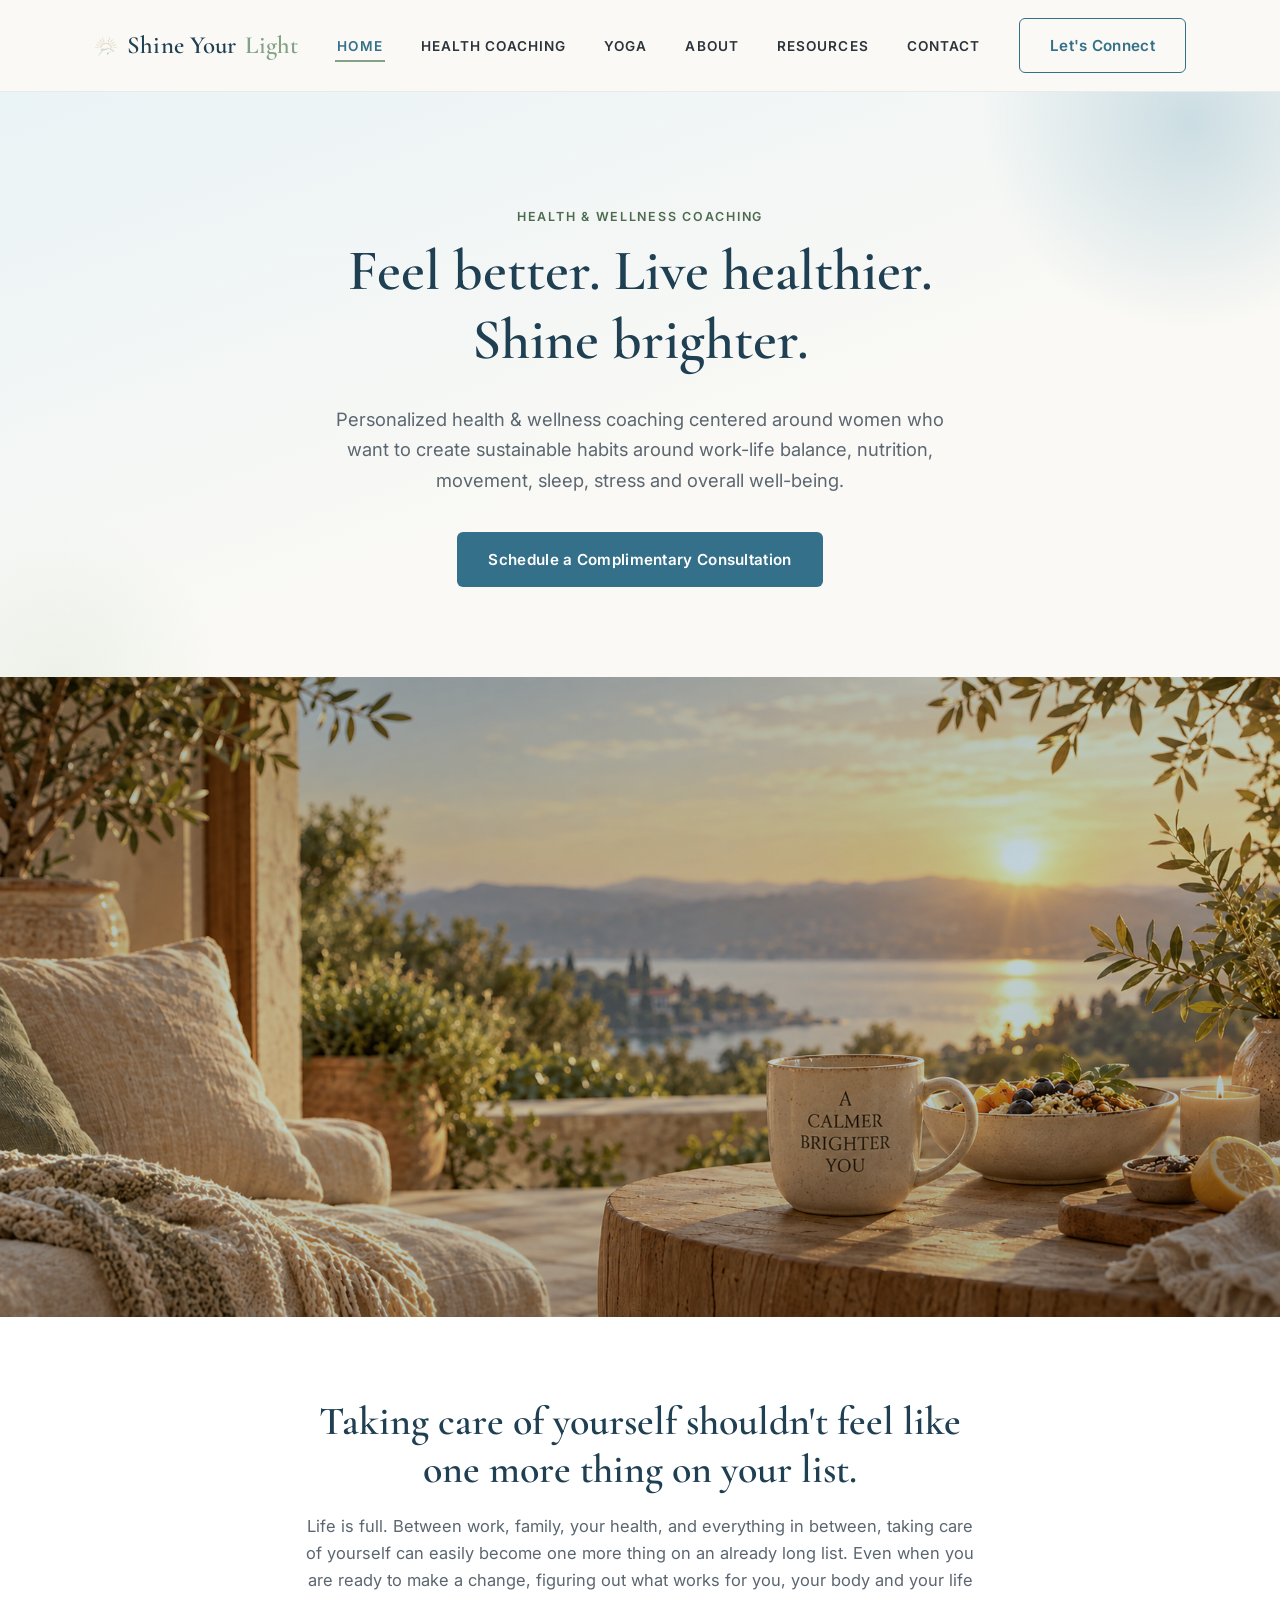
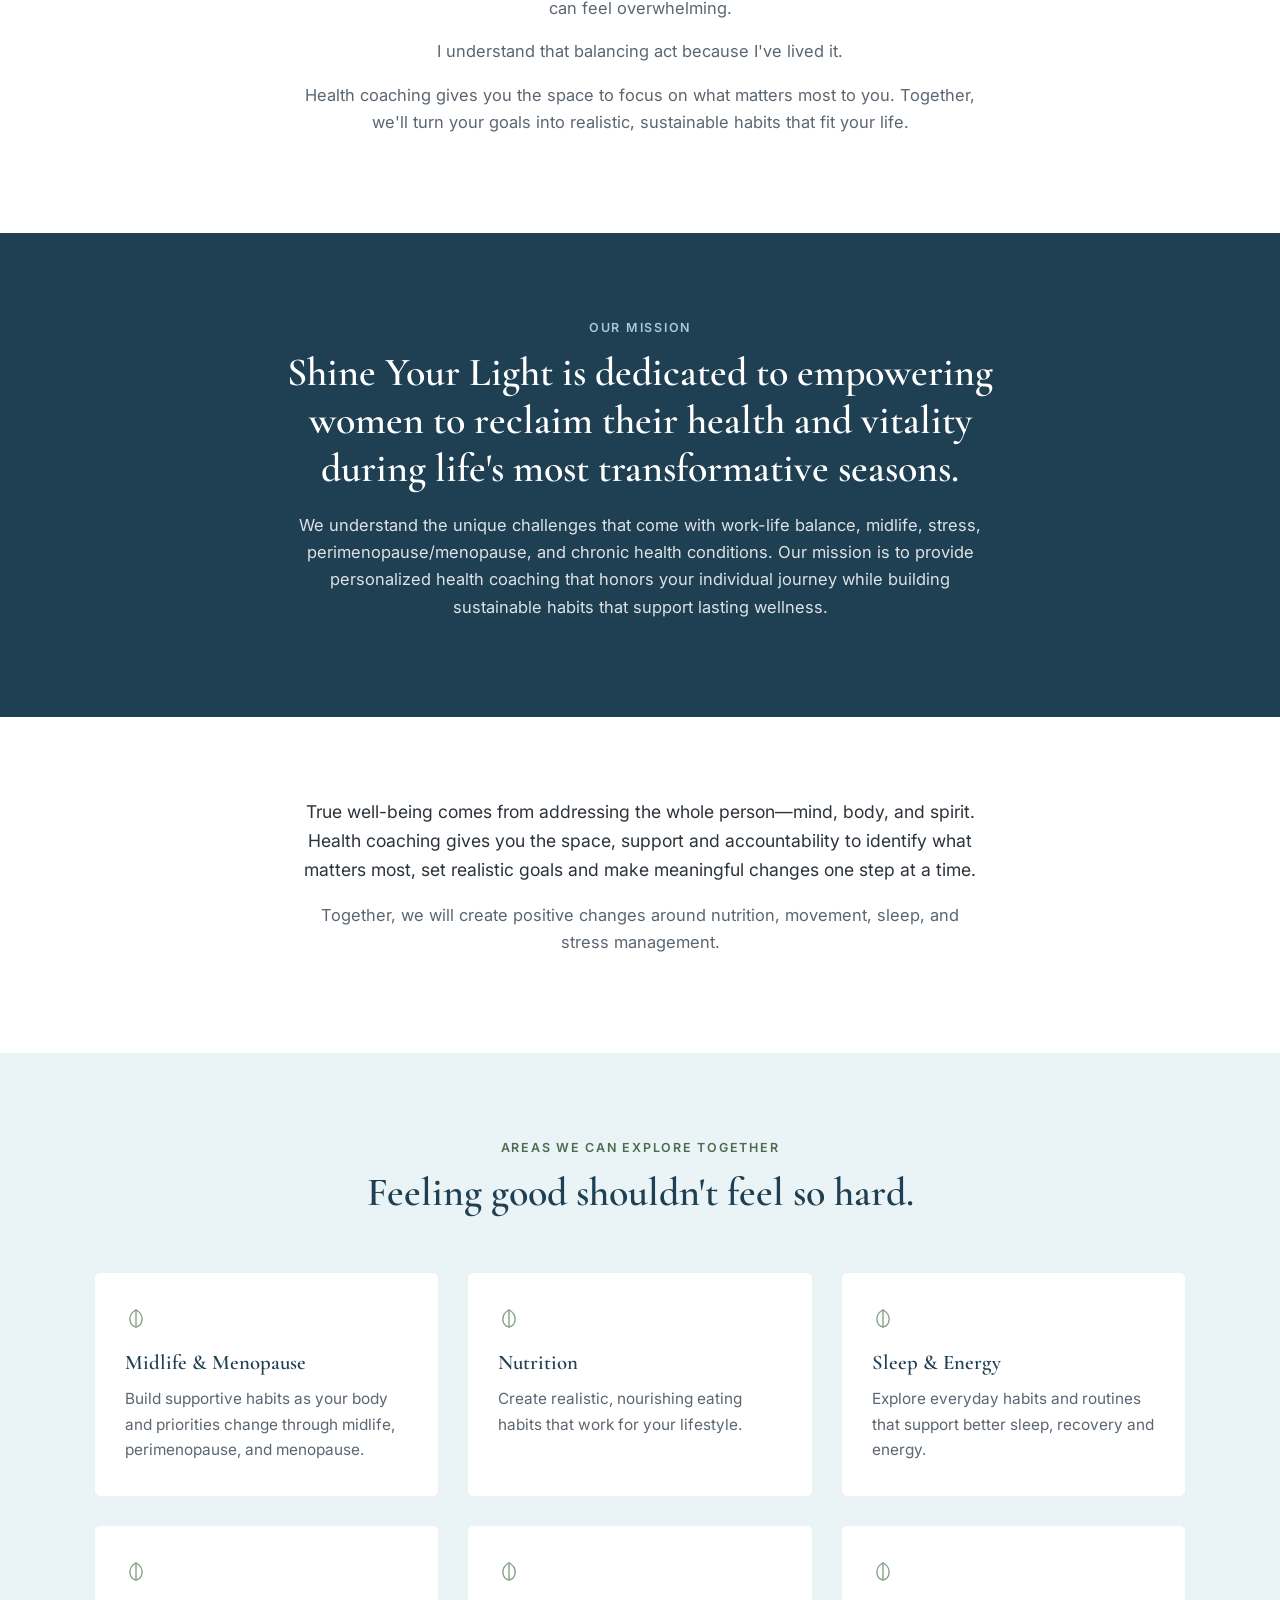
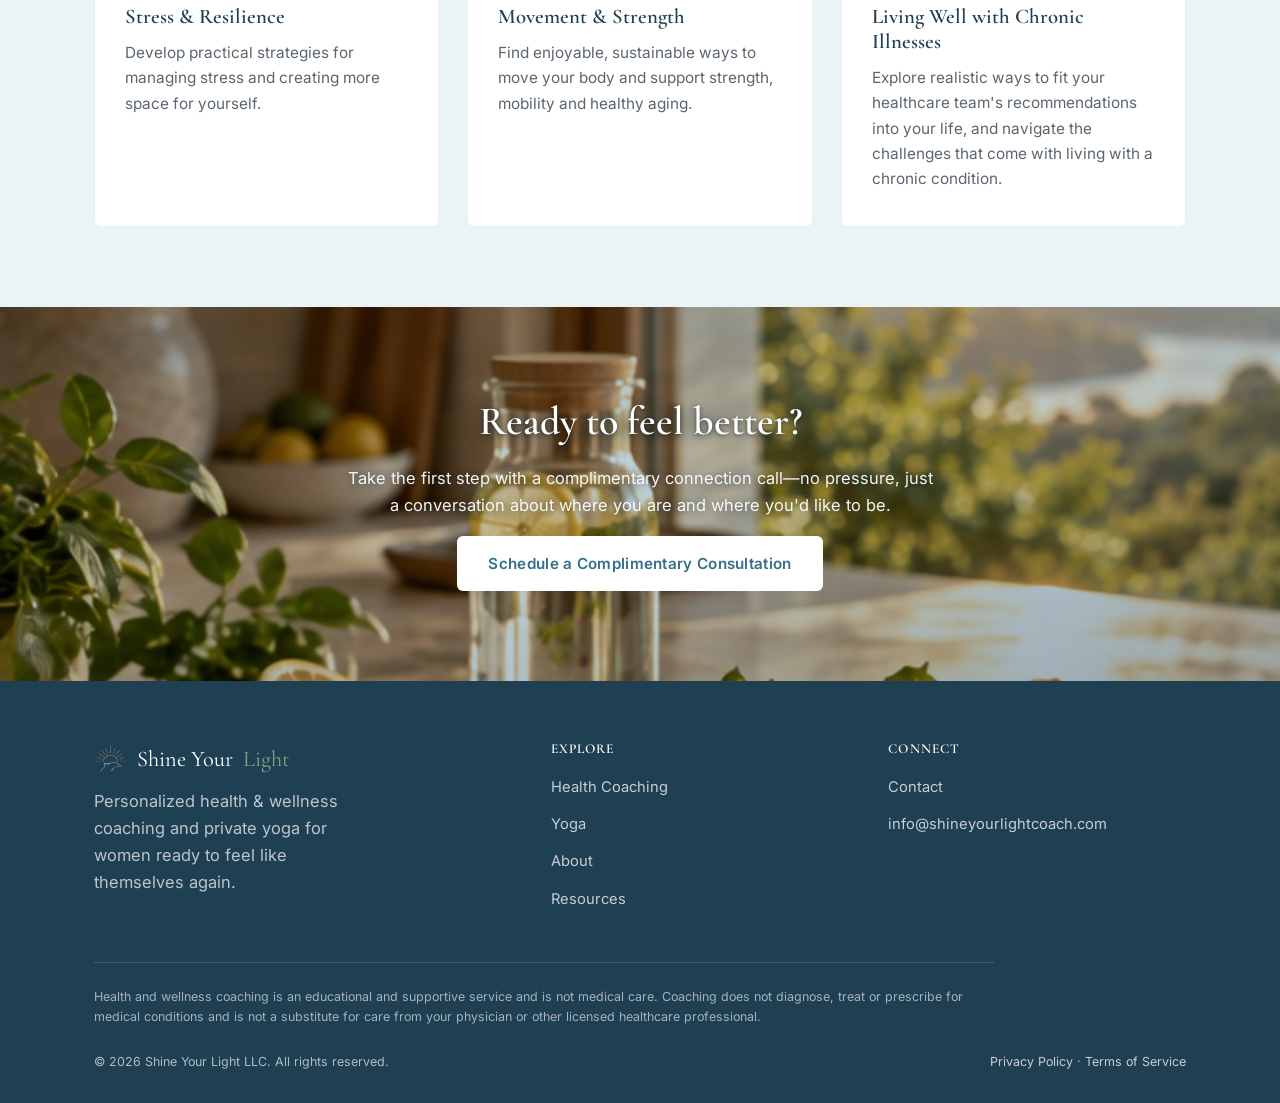
<file: index.html>
<!DOCTYPE html>
<html lang="en">
<head>
<meta charset="UTF-8" />
<meta name="viewport" content="width=device-width, initial-scale=1.0" />
<title>Shine Your Light | Health &amp; Wellness Coaching</title>
<link rel="icon" type="image/png" href="images/favicon.png">
<link rel="apple-touch-icon" href="images/apple-touch-icon.png">
<meta name="description" content="Personalized health & wellness coaching centered around women who want to create sustainable habits around work-life balance, nutrition, movement, sleep, stress and overall well-being." />
<link rel="preconnect" href="https://fonts.googleapis.com">
<link href="https://fonts.googleapis.com/css2?family=Cormorant+Garamond:wght@500;600;700&family=Inter:wght@400;500;600;700&display=swap" rel="stylesheet">
<link rel="stylesheet" href="css/style.css?v=3">
</head>
<body>

<a href="#main" class="skip-link">Skip to main content</a>

<header class="site-header">
  <div class="nav-wrap">
    <a href="index.html" class="logo"><img src="images/logo-icon.png" alt="" class="nav-logo-icon">Shine Your <span>Light</span></a>
    <nav>
      <ul class="nav-links" id="primary-nav">
        <li><a href="index.html" class="active">Home</a></li>
        <li><a href="coaching.html">Health Coaching</a></li>
        <li><a href="yoga.html">Yoga</a></li>
        <li><a href="about.html">About</a></li>
        <li><a href="resources.html">Resources</a></li>
        <li><a href="contact.html">Contact</a></li>
      </ul>
    </nav>
    <div class="nav-cta">
      <a href="contact.html" class="btn btn-outline">Let's Connect</a>
      <button class="nav-toggle" aria-label="Toggle menu" aria-expanded="false" aria-controls="primary-nav">
        <span></span><span></span><span></span>
      </button>
    </div>
  </div>
</header>

<main id="main">

<!-- HERO -->
<section class="hero">
  <div class="hero-inner">
    <div class="eyebrow">Health &amp; Wellness Coaching</div>
    <h1>Feel better. Live healthier.<br>Shine brighter.</h1>
    <p class="lead">Personalized health &amp; wellness coaching centered around women who want to create sustainable habits around work-life balance, nutrition, movement, sleep, stress and overall well-being.</p>
    <a href="contact.html" class="btn btn-primary">Schedule a Complimentary Consultation</a>
  </div>
</section>

<section class="photo-strip" style="background-image:url('images/hero-patio-morning.png'); aspect-ratio:1774/887;" role="img" aria-label="A mug reading &quot;A Calmer Brighter You&quot; beside a nourish bowl on a sunlit patio overlooking the water at sunset">
  <div class="overlay"></div>
</section>

<!-- INTRO -->
<section class="section-alt">
  <div class="container text-center" style="max-width:720px;">
    <h2>Taking care of yourself shouldn't feel like one more thing on your list.</h2>
    <p>Life is full. Between work, family, your health, and everything in between, taking care of yourself can easily become one more thing on an already long list. Even when you are ready to make a change, figuring out what works for you, your body and your life can feel overwhelming.</p>
    <p>I understand that balancing act because I've lived it.</p>
    <p>Health coaching gives you the space to focus on what matters most to you. Together, we'll turn your goals into realistic, sustainable habits that fit your life.</p>
  </div>
</section>

<!-- MISSION -->
<section class="section-deep">
  <div class="container text-center" style="max-width:760px;">
    <div class="eyebrow" style="color:#a9c8d4;">Our Mission</div>
    <h2>Shine Your Light is dedicated to empowering women to reclaim their health and vitality during life's most transformative seasons.</h2>
    <p>We understand the unique challenges that come with work-life balance, midlife, stress, perimenopause/menopause, and chronic health conditions. Our mission is to provide personalized health coaching that honors your individual journey while building sustainable habits that support lasting wellness.</p>
  </div>
</section>

<!-- WHOLE PERSON -->
<section class="section-alt">
  <div class="container text-center" style="max-width:720px;">
    <p style="font-size:1.1rem; color:var(--charcoal);">True well-being comes from addressing the whole person&mdash;mind, body, and spirit. Health coaching gives you the space, support and accountability to identify what matters most, set realistic goals and make meaningful changes one step at a time.</p>
    <p>Together, we will create positive changes around nutrition, movement, sleep, and stress management.</p>
  </div>
</section>

<!-- AREAS -->
<section class="section-blue">
  <div class="container">
    <div class="section-head">
      <div class="eyebrow">Areas We Can Explore Together</div>
      <h2>Feeling good shouldn't feel so hard.</h2>
    </div>
    <div class="grid">
      <div class="card">
        <svg class="leaf-icon" width="22" height="22" viewBox="0 0 24 24" fill="none" stroke="#83a184" stroke-width="1.5"><path d="M12 3C7 6 4 11 6 17c1.5 4 6 5 6 5s4.5-1 6-5c2-6-1-11-6-14z"/><path d="M12 3v19"/></svg>
        <h3>Midlife &amp; Menopause</h3>
        <p>Build supportive habits as your body and priorities change through midlife, perimenopause, and menopause.</p>
      </div>
      <div class="card">
        <svg class="leaf-icon" width="22" height="22" viewBox="0 0 24 24" fill="none" stroke="#83a184" stroke-width="1.5"><path d="M12 3C7 6 4 11 6 17c1.5 4 6 5 6 5s4.5-1 6-5c2-6-1-11-6-14z"/><path d="M12 3v19"/></svg>
        <h3>Nutrition</h3>
        <p>Create realistic, nourishing eating habits that work for your lifestyle.</p>
      </div>
      <div class="card">
        <svg class="leaf-icon" width="22" height="22" viewBox="0 0 24 24" fill="none" stroke="#83a184" stroke-width="1.5"><path d="M12 3C7 6 4 11 6 17c1.5 4 6 5 6 5s4.5-1 6-5c2-6-1-11-6-14z"/><path d="M12 3v19"/></svg>
        <h3>Sleep &amp; Energy</h3>
        <p>Explore everyday habits and routines that support better sleep, recovery and energy.</p>
      </div>
      <div class="card">
        <svg class="leaf-icon" width="22" height="22" viewBox="0 0 24 24" fill="none" stroke="#83a184" stroke-width="1.5"><path d="M12 3C7 6 4 11 6 17c1.5 4 6 5 6 5s4.5-1 6-5c2-6-1-11-6-14z"/><path d="M12 3v19"/></svg>
        <h3>Stress &amp; Resilience</h3>
        <p>Develop practical strategies for managing stress and creating more space for yourself.</p>
      </div>
      <div class="card">
        <svg class="leaf-icon" width="22" height="22" viewBox="0 0 24 24" fill="none" stroke="#83a184" stroke-width="1.5"><path d="M12 3C7 6 4 11 6 17c1.5 4 6 5 6 5s4.5-1 6-5c2-6-1-11-6-14z"/><path d="M12 3v19"/></svg>
        <h3>Movement &amp; Strength</h3>
        <p>Find enjoyable, sustainable ways to move your body and support strength, mobility and healthy aging.</p>
      </div>
      <div class="card">
        <svg class="leaf-icon" width="22" height="22" viewBox="0 0 24 24" fill="none" stroke="#83a184" stroke-width="1.5"><path d="M12 3C7 6 4 11 6 17c1.5 4 6 5 6 5s4.5-1 6-5c2-6-1-11-6-14z"/><path d="M12 3v19"/></svg>
        <h3>Living Well with Chronic Illnesses</h3>
        <p>Explore realistic ways to fit your healthcare team's recommendations into your life, and navigate the challenges that come with living with a chronic condition.</p>
      </div>
    </div>
  </div>
</section>

<!-- FINAL CTA -->
<section class="section-photo text-center" style="background-image:url('images/nourish-bowl.png'); padding:90px 0;">
  <div class="overlay"></div>
  <div class="container" style="max-width:640px;">
    <h2>Ready to feel better?</h2>
    <p>Take the first step with a complimentary connection call&mdash;no pressure, just a conversation about where you are and where you'd like to be.</p>
    <a href="contact.html" class="btn btn-light">Schedule a Complimentary Consultation</a>
  </div>
</section>

</main>

<footer class="site-footer">
  <div class="container">
    <div class="footer-grid">
      <div>
        <div class="footer-logo"><img src="images/logo-icon.png" alt="" class="footer-logo-icon">Shine Your <span>Light</span></div>
        <p style="color:rgba(255,255,255,0.7); max-width:280px;">Personalized health &amp; wellness coaching and private yoga for women ready to feel like themselves again.</p>
      </div>
      <div>
        <h4>Explore</h4>
        <ul>
          <li><a href="coaching.html">Health Coaching</a></li>
          <li><a href="yoga.html">Yoga</a></li>
          <li><a href="about.html">About</a></li>
          <li><a href="resources.html">Resources</a></li>
        </ul>
      </div>
      <div>
        <h4>Connect</h4>
        <ul>
          <li><a href="contact.html">Contact</a></li>
          <li><a href="mailto:info@shineyourlightcoach.com">info@shineyourlightcoach.com</a></li>
        </ul>
      </div>
    </div>
    <p class="footer-scope">Health and wellness coaching is an educational and supportive service and is not medical care. Coaching does not diagnose, treat or prescribe for medical conditions and is not a substitute for care from your physician or other licensed healthcare professional.</p>
    <div class="footer-bottom">
      <span>&copy; 2026 Shine Your Light LLC. All rights reserved.</span>
      <span><a href="privacy.html">Privacy Policy</a> &middot; <a href="terms.html">Terms of Service</a></span>
    </div>
  </div>
</footer>

<script src="js/script.js"></script>
</body>
</html>
</file>
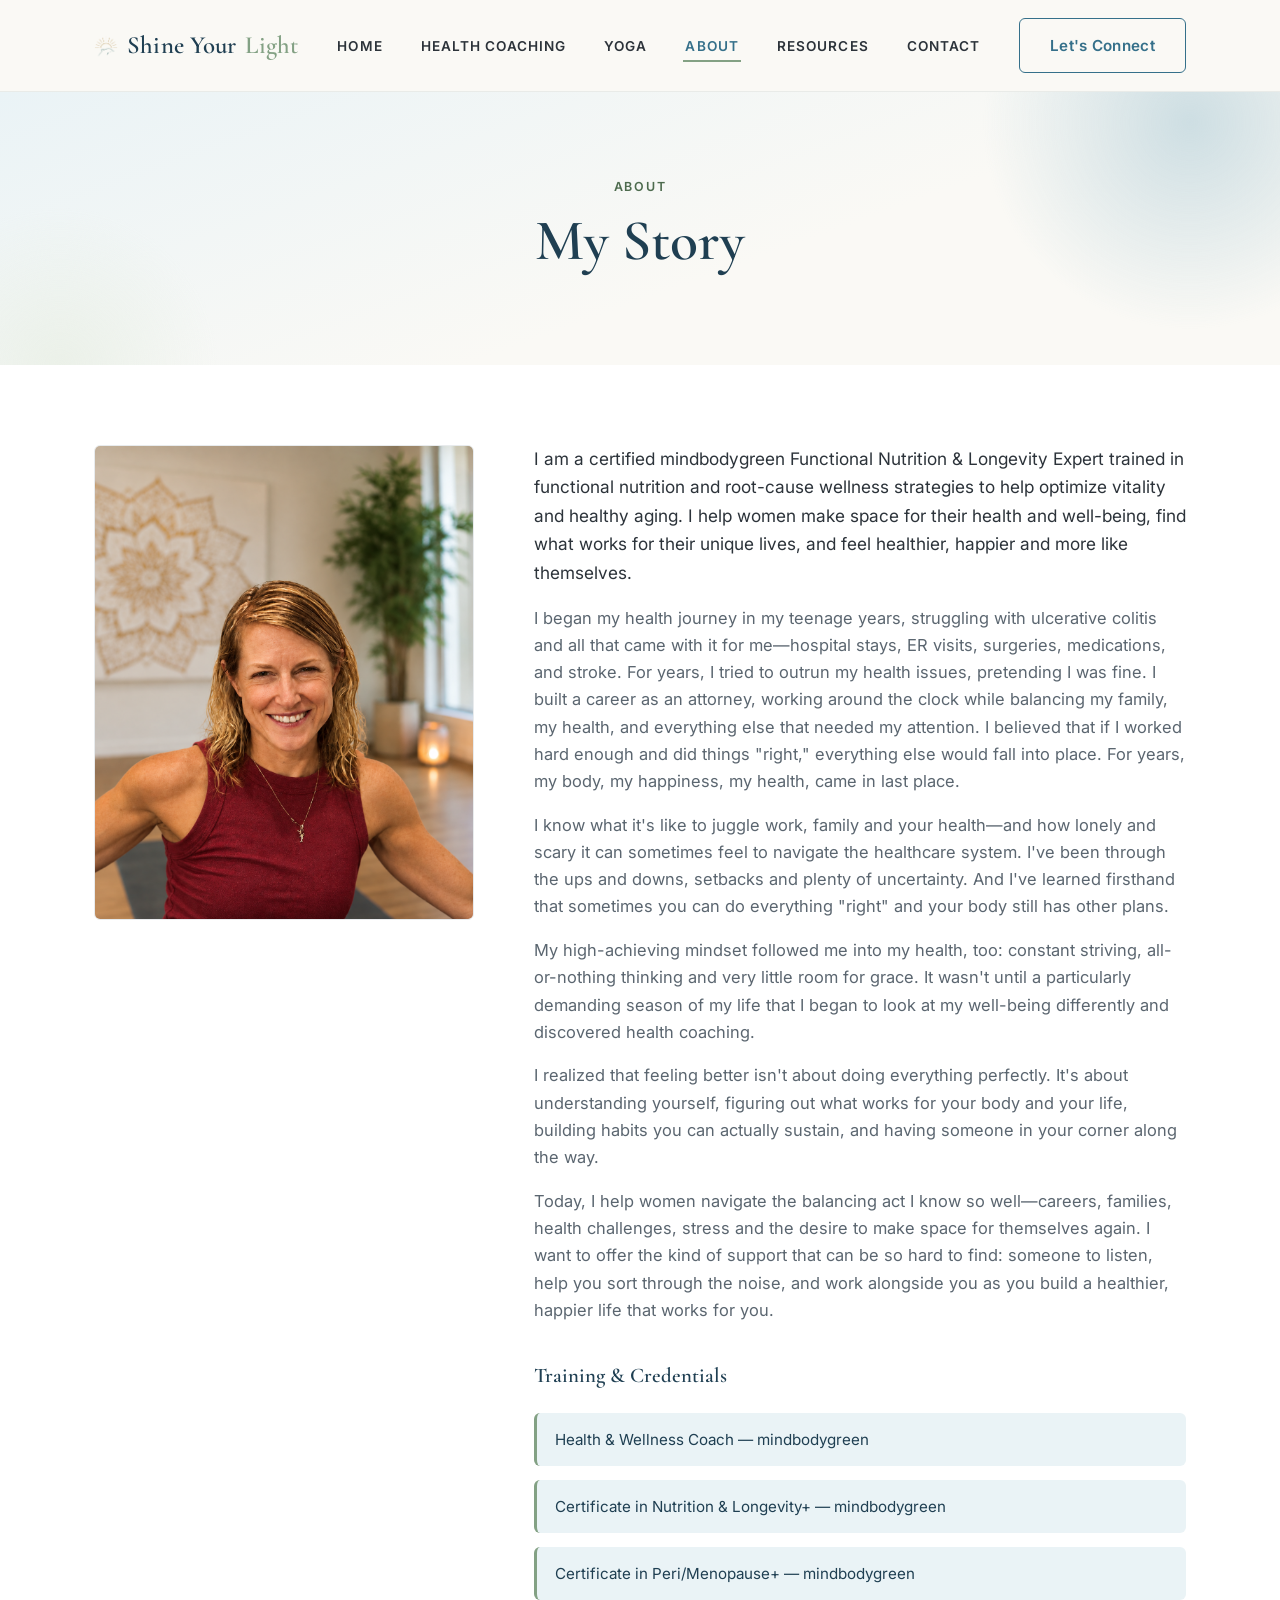
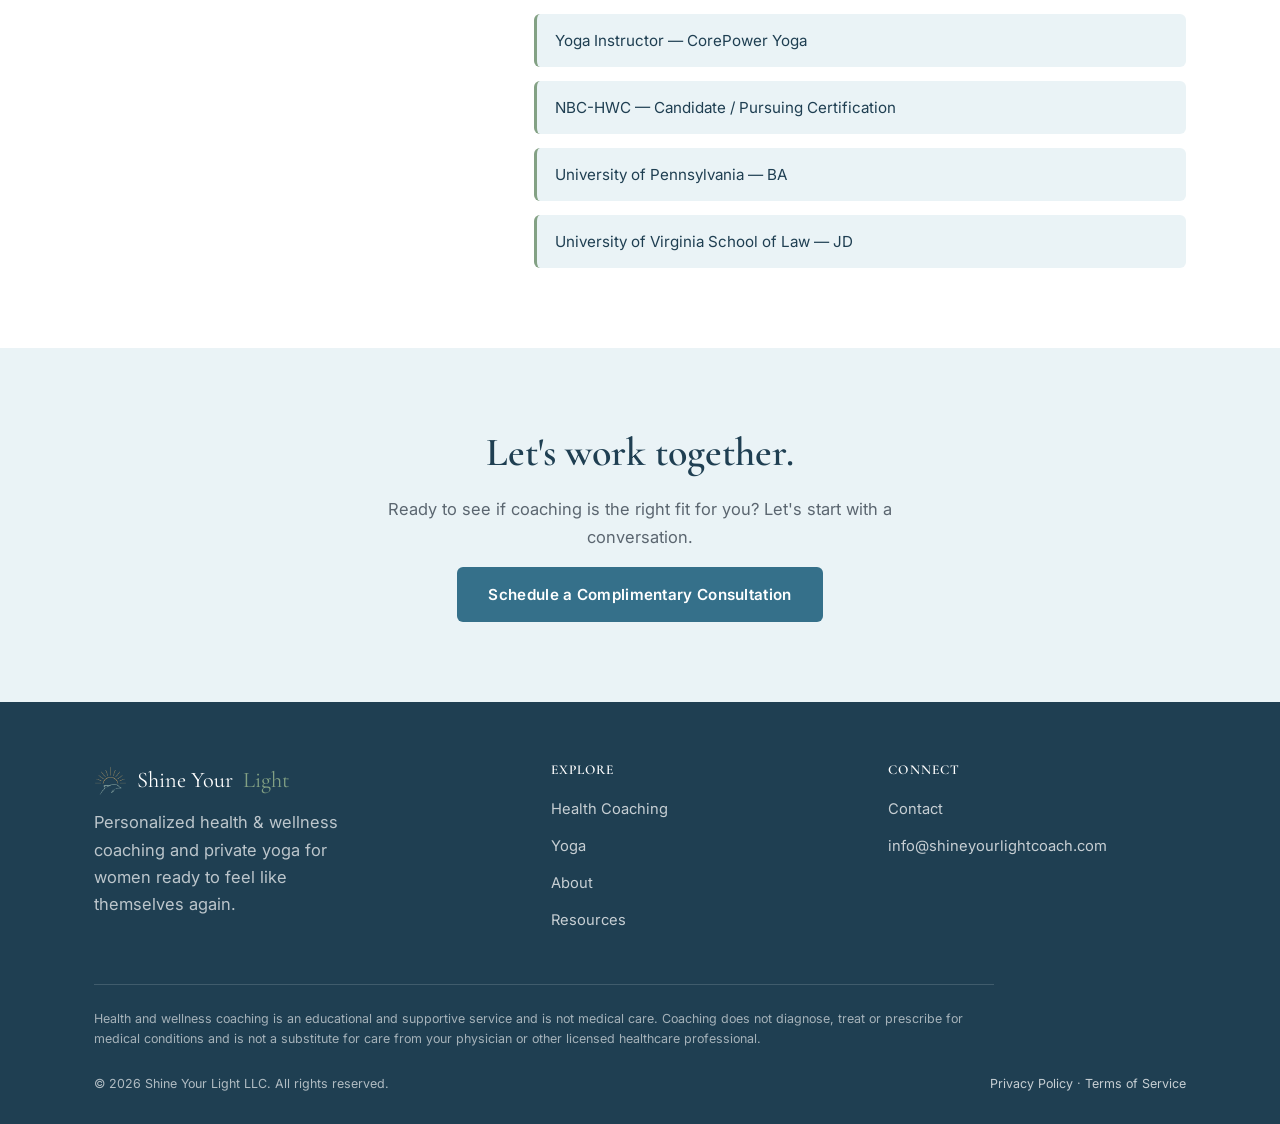
<file: about.html>
<!DOCTYPE html>
<html lang="en">
<head>
<meta charset="UTF-8" />
<meta name="viewport" content="width=device-width, initial-scale=1.0" />
<title>About | Shine Your Light</title>
<link rel="icon" type="image/png" href="images/favicon.png">
<link rel="apple-touch-icon" href="images/apple-touch-icon.png">
<link rel="preconnect" href="https://fonts.googleapis.com">
<link href="https://fonts.googleapis.com/css2?family=Cormorant+Garamond:wght@500;600;700&family=Inter:wght@400;500;600;700&display=swap" rel="stylesheet">
<link rel="stylesheet" href="css/style.css?v=3">
</head>
<body>

<a href="#main" class="skip-link">Skip to main content</a>

<header class="site-header">
  <div class="nav-wrap">
    <a href="index.html" class="logo"><img src="images/logo-icon.png" alt="" class="nav-logo-icon">Shine Your <span>Light</span></a>
    <nav>
      <ul class="nav-links" id="primary-nav">
        <li><a href="index.html">Home</a></li>
        <li><a href="coaching.html">Health Coaching</a></li>
        <li><a href="yoga.html">Yoga</a></li>
        <li><a href="about.html" class="active">About</a></li>
        <li><a href="resources.html">Resources</a></li>
        <li><a href="contact.html">Contact</a></li>
      </ul>
    </nav>
    <div class="nav-cta">
      <a href="contact.html" class="btn btn-outline">Let's Connect</a>
      <button class="nav-toggle" aria-label="Toggle menu" aria-expanded="false" aria-controls="primary-nav">
        <span></span><span></span><span></span>
      </button>
    </div>
  </div>
</header>

<main id="main">

<section class="hero hero-sm">
  <div class="hero-inner">
    <div class="eyebrow">About</div>
    <h1>My Story</h1>
  </div>
</section>

<section class="section-alt">
  <div class="container">
    <div class="about-grid">
      <img class="about-photo" src="images/cassie-portrait-2.png" alt="Cassie Scherer smiling in a yoga pose">
      <div>
        <p style="font-size:1.08rem; color:var(--charcoal);">I am a certified mindbodygreen Functional Nutrition &amp; Longevity Expert trained in functional nutrition and root-cause wellness strategies to help optimize vitality and healthy aging. I help women make space for their health and well-being, find what works for their unique lives, and feel healthier, happier and more like themselves.</p>
        <p>I began my health journey in my teenage years, struggling with ulcerative colitis and all that came with it for me&mdash;hospital stays, ER visits, surgeries, medications, and stroke. For years, I tried to outrun my health issues, pretending I was fine. I built a career as an attorney, working around the clock while balancing my family, my health, and everything else that needed my attention. I believed that if I worked hard enough and did things "right," everything else would fall into place. For years, my body, my happiness, my health, came in last place.</p>
        <p>I know what it's like to juggle work, family and your health&mdash;and how lonely and scary it can sometimes feel to navigate the healthcare system. I've been through the ups and downs, setbacks and plenty of uncertainty. And I've learned firsthand that sometimes you can do everything "right" and your body still has other plans.</p>
        <p>My high-achieving mindset followed me into my health, too: constant striving, all-or-nothing thinking and very little room for grace. It wasn't until a particularly demanding season of my life that I began to look at my well-being differently and discovered health coaching.</p>
        <p>I realized that feeling better isn't about doing everything perfectly. It's about understanding yourself, figuring out what works for your body and your life, building habits you can actually sustain, and having someone in your corner along the way.</p>
        <p>Today, I help women navigate the balancing act I know so well&mdash;careers, families, health challenges, stress and the desire to make space for themselves again. I want to offer the kind of support that can be so hard to find: someone to listen, help you sort through the noise, and work alongside you as you build a healthier, happier life that works for you.</p>

        <h3 style="margin-top:40px;">Training &amp; Credentials</h3>
        <ul class="credentials">
          <li>Health &amp; Wellness Coach &mdash; mindbodygreen</li>
          <li>Certificate in Nutrition &amp; Longevity+ &mdash; mindbodygreen</li>
          <li>Certificate in Peri/Menopause+ &mdash; mindbodygreen</li>
          <li>Yoga Instructor &mdash; CorePower Yoga</li>
          <li>NBC-HWC &mdash; Candidate / Pursuing Certification</li>
          <li>University of Pennsylvania &mdash; BA</li>
          <li>University of Virginia School of Law &mdash; JD</li>
        </ul>
      </div>
    </div>
  </div>
</section>

<section class="section-blue text-center">
  <div class="container" style="max-width:600px;">
    <h2>Let's work together.</h2>
    <p>Ready to see if coaching is the right fit for you? Let's start with a conversation.</p>
    <a href="contact.html" class="btn btn-primary">Schedule a Complimentary Consultation</a>
  </div>
</section>

</main>

<footer class="site-footer">
  <div class="container">
    <div class="footer-grid">
      <div>
        <div class="footer-logo"><img src="images/logo-icon.png" alt="" class="footer-logo-icon">Shine Your <span>Light</span></div>
        <p style="color:rgba(255,255,255,0.7); max-width:280px;">Personalized health &amp; wellness coaching and private yoga for women ready to feel like themselves again.</p>
      </div>
      <div>
        <h4>Explore</h4>
        <ul>
          <li><a href="coaching.html">Health Coaching</a></li>
          <li><a href="yoga.html">Yoga</a></li>
          <li><a href="about.html">About</a></li>
          <li><a href="resources.html">Resources</a></li>
        </ul>
      </div>
      <div>
        <h4>Connect</h4>
        <ul>
          <li><a href="contact.html">Contact</a></li>
          <li><a href="mailto:info@shineyourlightcoach.com">info@shineyourlightcoach.com</a></li>
        </ul>
      </div>
    </div>
    <p class="footer-scope">Health and wellness coaching is an educational and supportive service and is not medical care. Coaching does not diagnose, treat or prescribe for medical conditions and is not a substitute for care from your physician or other licensed healthcare professional.</p>
    <div class="footer-bottom">
      <span>&copy; 2026 Shine Your Light LLC. All rights reserved.</span>
      <span><a href="privacy.html">Privacy Policy</a> &middot; <a href="terms.html">Terms of Service</a></span>
    </div>
  </div>
</footer>

<script src="js/script.js"></script>
</body>
</html>
</file>
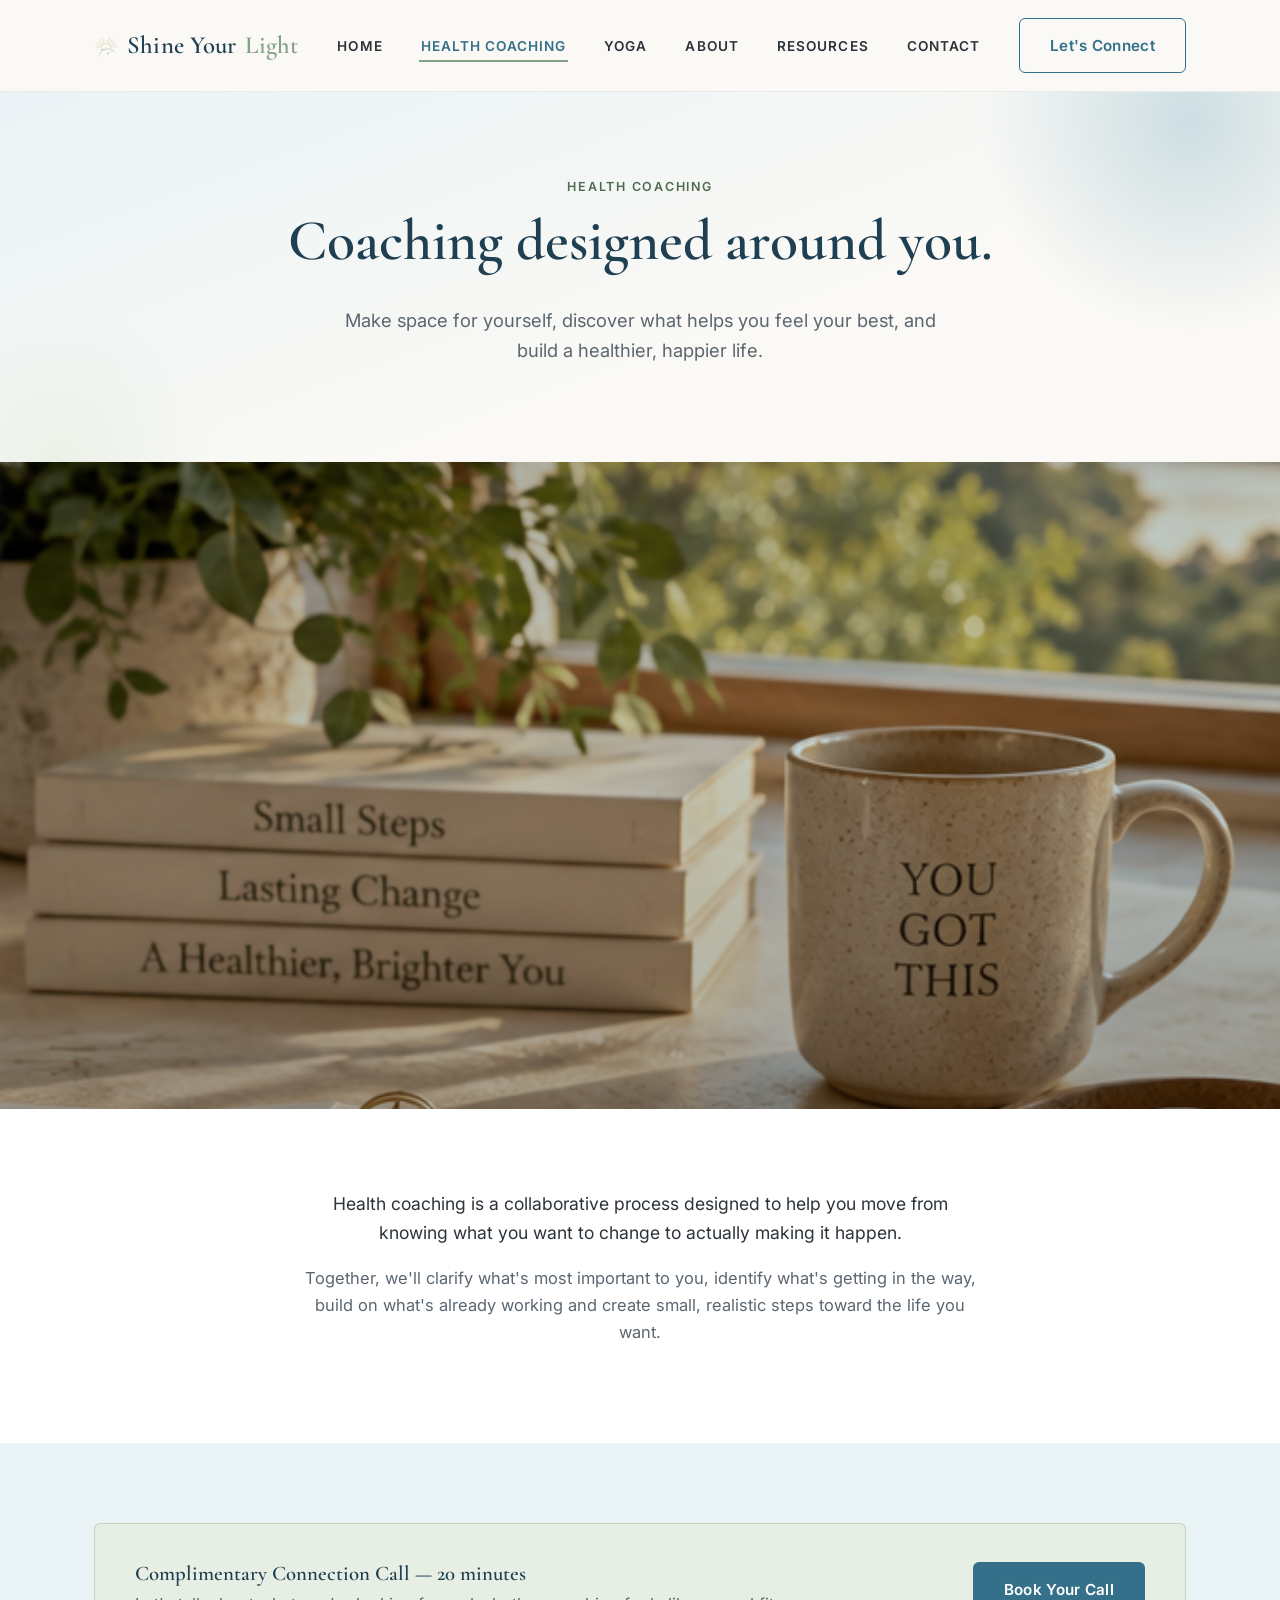
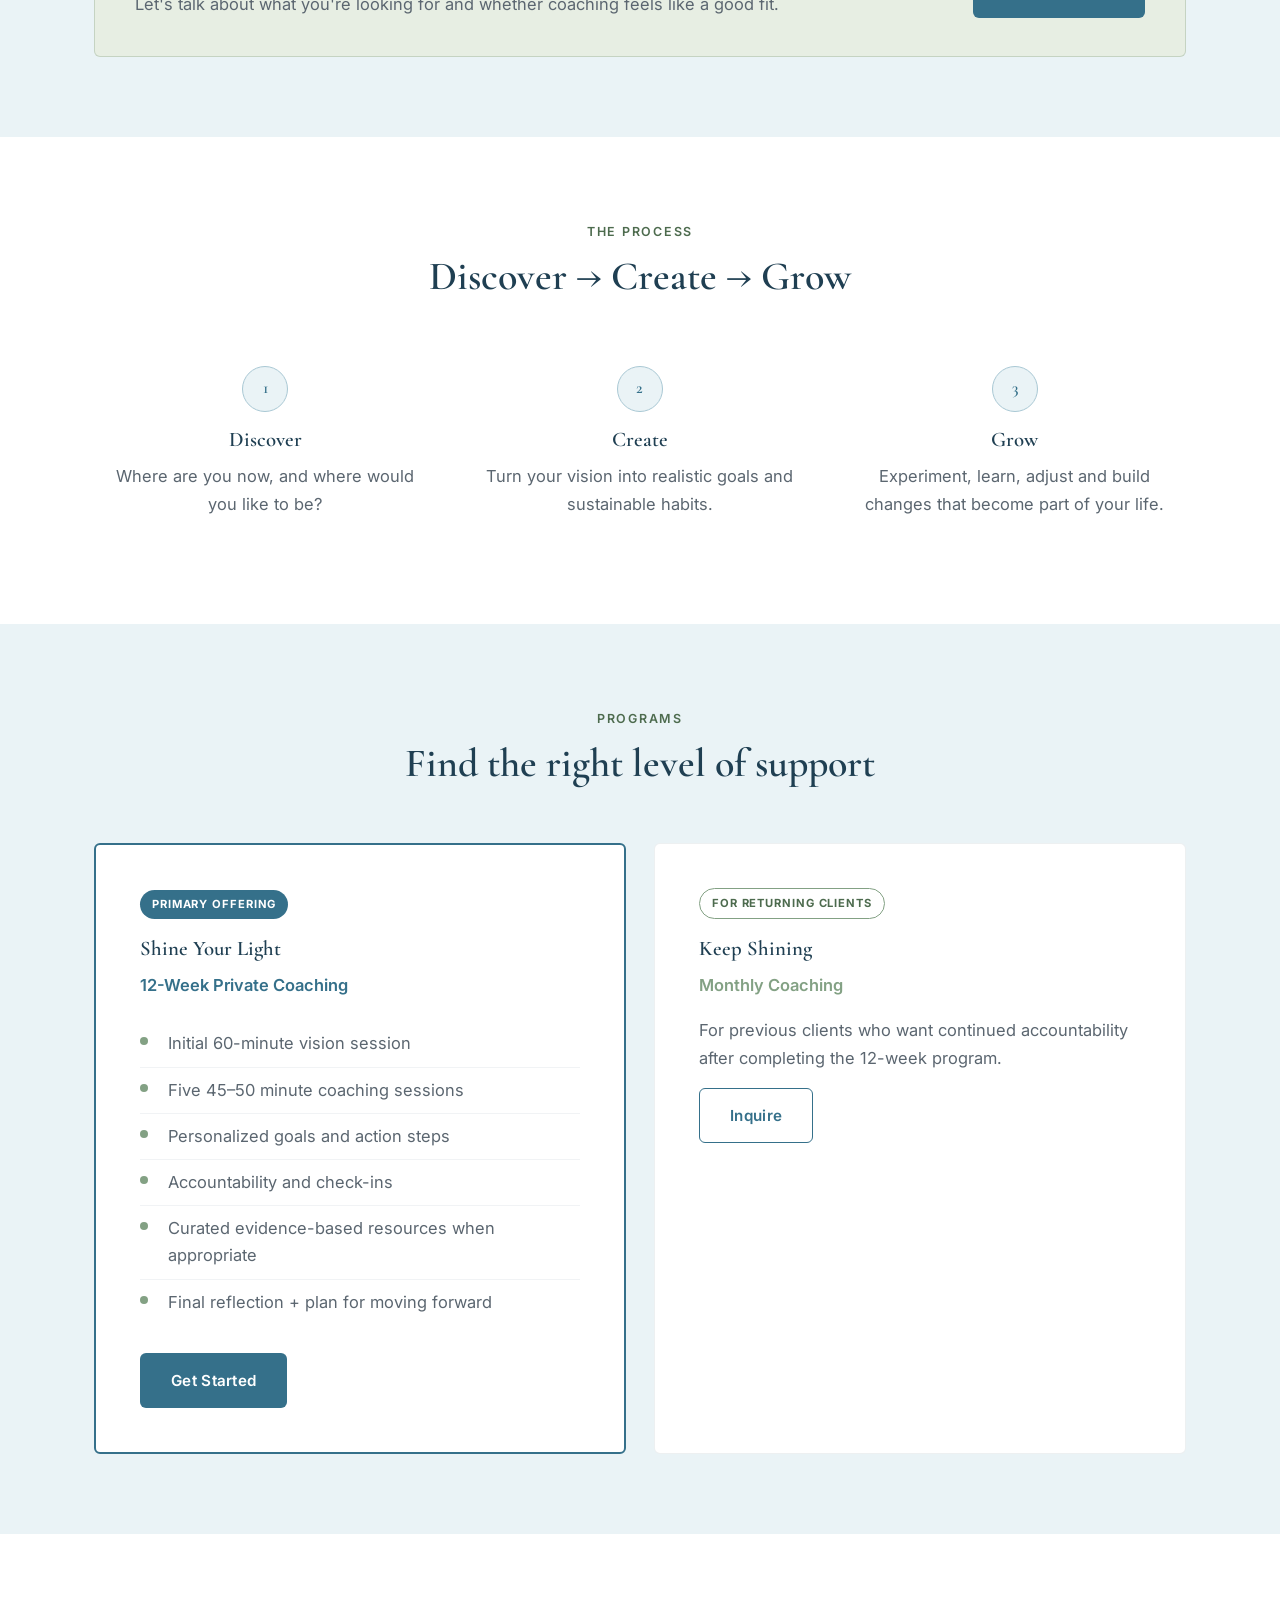
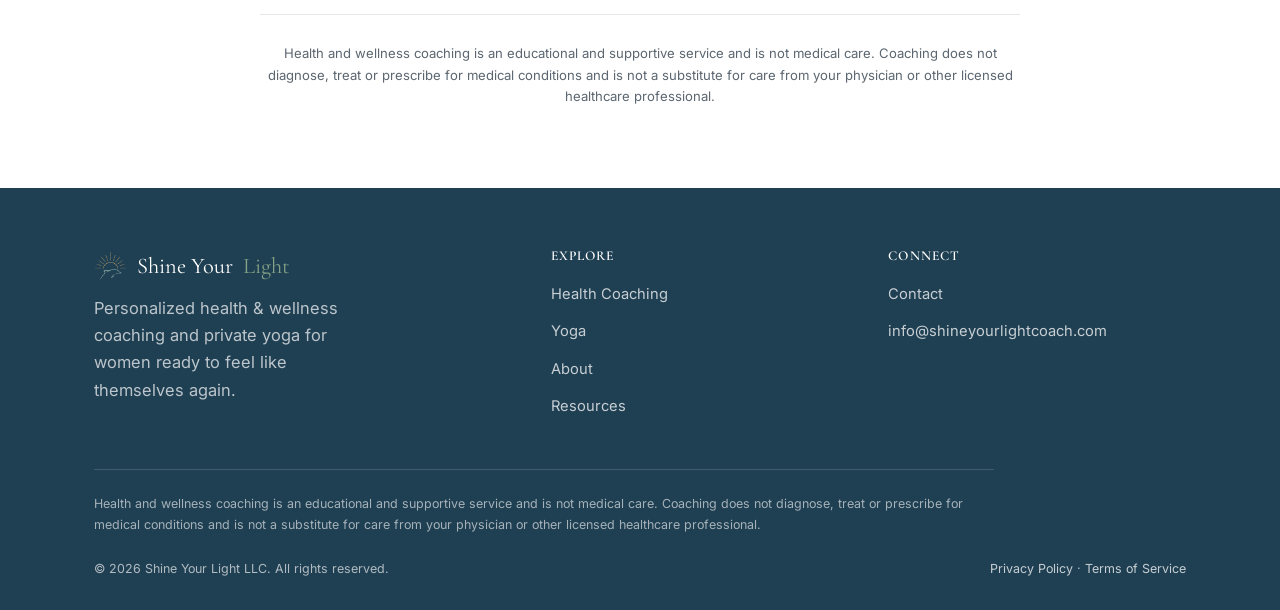
<file: coaching.html>
<!DOCTYPE html>
<html lang="en">
<head>
<meta charset="UTF-8" />
<meta name="viewport" content="width=device-width, initial-scale=1.0" />
<title>Health Coaching | Shine Your Light</title>
<link rel="icon" type="image/png" href="images/favicon.png">
<link rel="apple-touch-icon" href="images/apple-touch-icon.png">
<link rel="preconnect" href="https://fonts.googleapis.com">
<link href="https://fonts.googleapis.com/css2?family=Cormorant+Garamond:wght@500;600;700&family=Inter:wght@400;500;600;700&display=swap" rel="stylesheet">
<link rel="stylesheet" href="css/style.css?v=3">
</head>
<body>

<a href="#main" class="skip-link">Skip to main content</a>

<header class="site-header">
  <div class="nav-wrap">
    <a href="index.html" class="logo"><img src="images/logo-icon.png" alt="" class="nav-logo-icon">Shine Your <span>Light</span></a>
    <nav>
      <ul class="nav-links" id="primary-nav">
        <li><a href="index.html">Home</a></li>
        <li><a href="coaching.html" class="active">Health Coaching</a></li>
        <li><a href="yoga.html">Yoga</a></li>
        <li><a href="about.html">About</a></li>
        <li><a href="resources.html">Resources</a></li>
        <li><a href="contact.html">Contact</a></li>
      </ul>
    </nav>
    <div class="nav-cta">
      <a href="contact.html" class="btn btn-outline">Let's Connect</a>
      <button class="nav-toggle" aria-label="Toggle menu" aria-expanded="false" aria-controls="primary-nav">
        <span></span><span></span><span></span>
      </button>
    </div>
  </div>
</header>

<main id="main">

<section class="hero hero-sm">
  <div class="hero-inner">
    <div class="eyebrow">Health Coaching</div>
    <h1>Coaching designed around you.</h1>
    <p class="lead">Make space for yourself, discover what helps you feel your best, and build a healthier, happier life.</p>
  </div>
</section>

<section class="photo-strip" style="background-image:url('images/hero-journal-crop.png'); aspect-ratio:669/338;" role="img" aria-label="A stack of books reading &quot;Small Steps&quot; and &quot;A Healthier, Brighter You&quot; beside a mug that says &quot;You Got This&quot;">
  <div class="overlay"></div>
</section>

<section class="section-alt">
  <div class="container text-center" style="max-width:720px;">
    <p style="font-size:1.1rem; color:var(--charcoal);">Health coaching is a collaborative process designed to help you move from knowing what you want to change to actually making it happen.</p>
    <p>Together, we'll clarify what's most important to you, identify what's getting in the way, build on what's already working and create small, realistic steps toward the life you want.</p>
  </div>
</section>

<section class="section-blue">
  <div class="container">
    <div class="callout">
      <div>
        <h3>Complimentary Connection Call &mdash; 20 minutes</h3>
        <p>Let's talk about what you're looking for and whether coaching feels like a good fit.</p>
      </div>
      <a href="contact.html" class="btn btn-primary">Book Your Call</a>
    </div>
  </div>
</section>

<section class="section-alt">
  <div class="container">
    <div class="section-head">
      <div class="eyebrow">The Process</div>
      <h2>Discover &rarr; Create &rarr; Grow</h2>
    </div>
    <div class="steps">
      <div class="step">
        <div class="step-num">1</div>
        <h3>Discover</h3>
        <p>Where are you now, and where would you like to be?</p>
      </div>
      <div class="step">
        <div class="step-num">2</div>
        <h3>Create</h3>
        <p>Turn your vision into realistic goals and sustainable habits.</p>
      </div>
      <div class="step">
        <div class="step-num">3</div>
        <h3>Grow</h3>
        <p>Experiment, learn, adjust and build changes that become part of your life.</p>
      </div>
    </div>
  </div>
</section>

<section class="section-blue">
  <div class="container">
    <div class="section-head">
      <div class="eyebrow">Programs</div>
      <h2>Find the right level of support</h2>
    </div>
    <div class="grid grid-2">
      <div class="program-card featured">
        <span class="badge">Primary Offering</span>
        <h3>Shine Your Light</h3>
        <p style="color:var(--blue-primary); font-weight:600;">12-Week Private Coaching</p>
        <ul>
          <li>Initial 60-minute vision session</li>
          <li>Five 45&ndash;50 minute coaching sessions</li>
          <li>Personalized goals and action steps</li>
          <li>Accountability and check-ins</li>
          <li>Curated evidence-based resources when appropriate</li>
          <li>Final reflection + plan for moving forward</li>
        </ul>
        <a href="contact.html" class="btn btn-primary">Get Started</a>
      </div>
      <div class="program-card">
        <span class="badge badge-outline">For Returning Clients</span>
        <h3>Keep Shining</h3>
        <p style="color:var(--sage); font-weight:600;">Monthly Coaching</p>
        <p style="margin-top:18px;">For previous clients who want continued accountability after completing the 12-week program.</p>
        <a href="contact.html" class="btn btn-outline">Inquire</a>
      </div>
    </div>
  </div>
</section>

<section class="section-alt">
  <div class="container">
    <p class="scope-statement">Health and wellness coaching is an educational and supportive service and is not medical care. Coaching does not diagnose, treat or prescribe for medical conditions and is not a substitute for care from your physician or other licensed healthcare professional.</p>
  </div>
</section>

</main>

<footer class="site-footer">
  <div class="container">
    <div class="footer-grid">
      <div>
        <div class="footer-logo"><img src="images/logo-icon.png" alt="" class="footer-logo-icon">Shine Your <span>Light</span></div>
        <p style="color:rgba(255,255,255,0.7); max-width:280px;">Personalized health &amp; wellness coaching and private yoga for women ready to feel like themselves again.</p>
      </div>
      <div>
        <h4>Explore</h4>
        <ul>
          <li><a href="coaching.html">Health Coaching</a></li>
          <li><a href="yoga.html">Yoga</a></li>
          <li><a href="about.html">About</a></li>
          <li><a href="resources.html">Resources</a></li>
        </ul>
      </div>
      <div>
        <h4>Connect</h4>
        <ul>
          <li><a href="contact.html">Contact</a></li>
          <li><a href="mailto:info@shineyourlightcoach.com">info@shineyourlightcoach.com</a></li>
        </ul>
      </div>
    </div>
    <p class="footer-scope">Health and wellness coaching is an educational and supportive service and is not medical care. Coaching does not diagnose, treat or prescribe for medical conditions and is not a substitute for care from your physician or other licensed healthcare professional.</p>
    <div class="footer-bottom">
      <span>&copy; 2026 Shine Your Light LLC. All rights reserved.</span>
      <span><a href="privacy.html">Privacy Policy</a> &middot; <a href="terms.html">Terms of Service</a></span>
    </div>
  </div>
</footer>

<script src="js/script.js"></script>
</body>
</html>
</file>
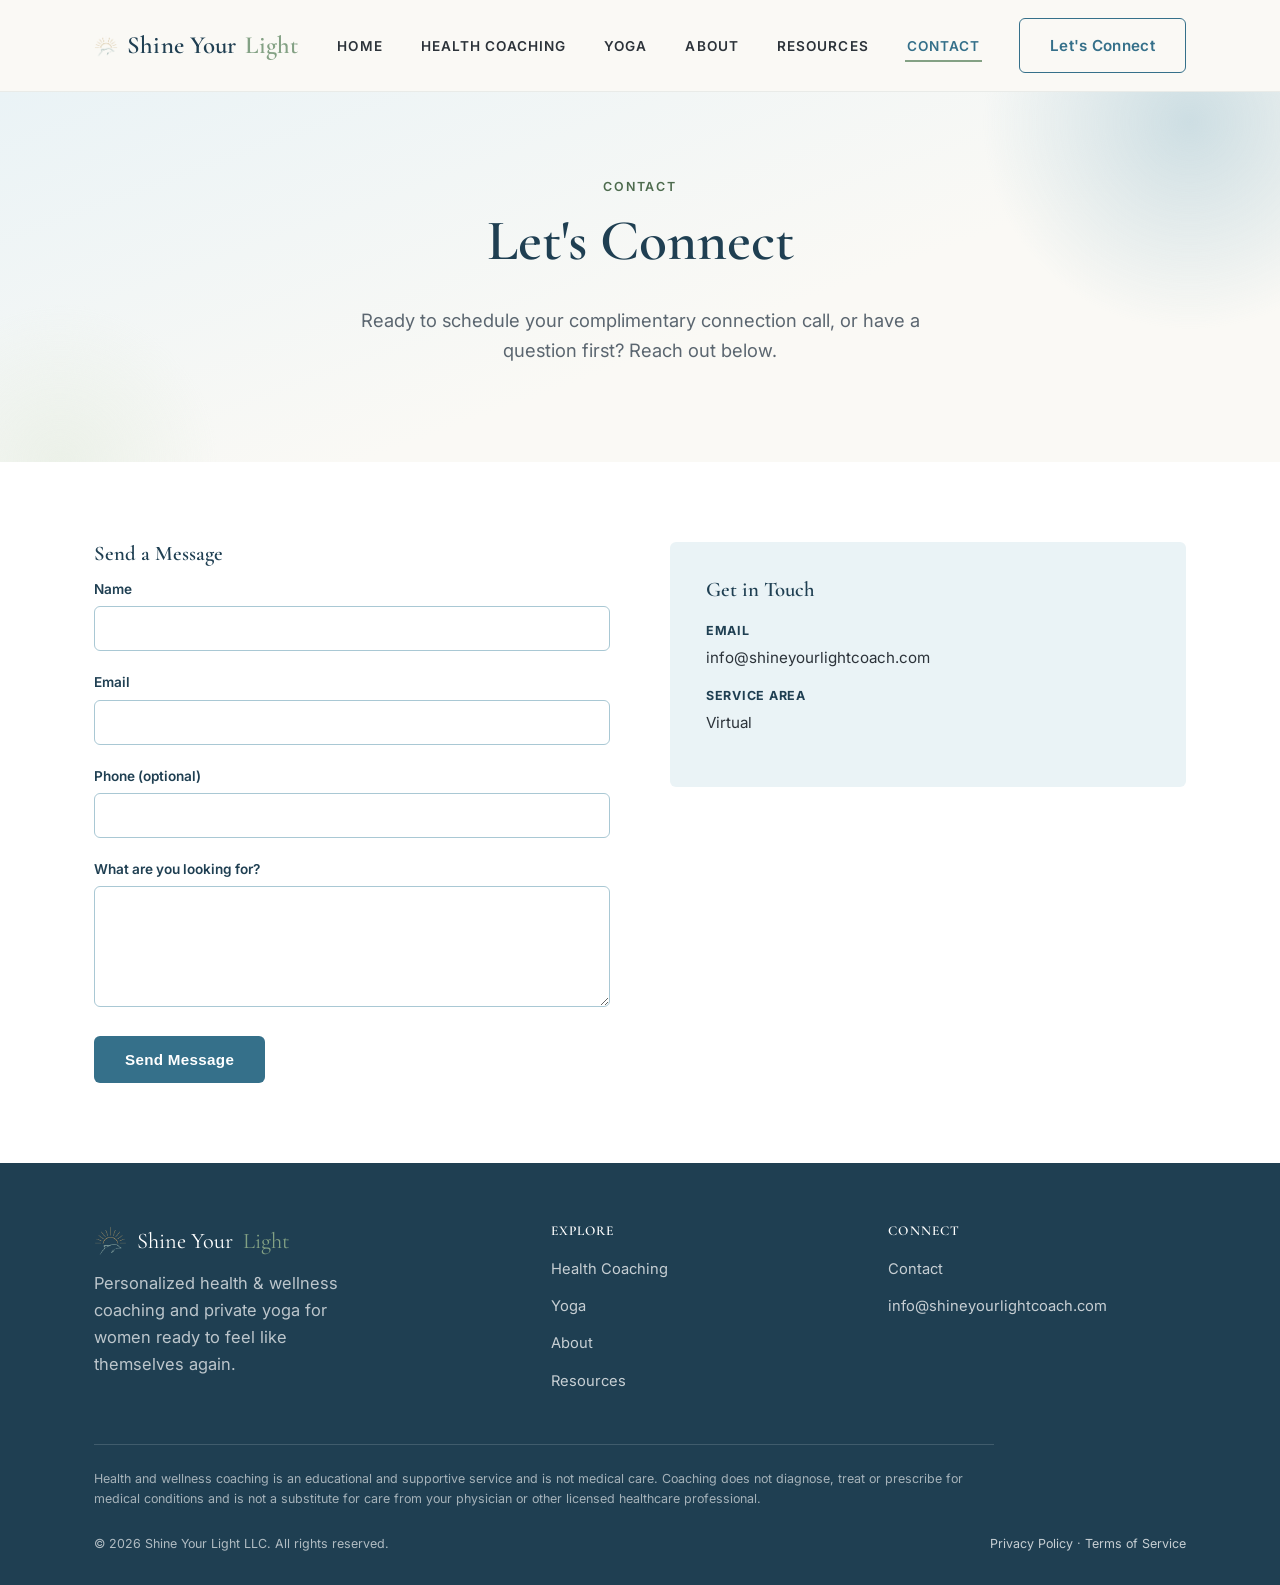
<file: contact.html>
<!DOCTYPE html>
<html lang="en">
<head>
<meta charset="UTF-8" />
<meta name="viewport" content="width=device-width, initial-scale=1.0" />
<title>Contact | Shine Your Light</title>
<link rel="icon" type="image/png" href="images/favicon.png">
<link rel="apple-touch-icon" href="images/apple-touch-icon.png">
<link rel="preconnect" href="https://fonts.googleapis.com">
<link href="https://fonts.googleapis.com/css2?family=Cormorant+Garamond:wght@500;600;700&family=Inter:wght@400;500;600;700&display=swap" rel="stylesheet">
<link rel="stylesheet" href="css/style.css?v=3">
</head>
<body>

<a href="#main" class="skip-link">Skip to main content</a>

<header class="site-header">
  <div class="nav-wrap">
    <a href="index.html" class="logo"><img src="images/logo-icon.png" alt="" class="nav-logo-icon">Shine Your <span>Light</span></a>
    <nav>
      <ul class="nav-links" id="primary-nav">
        <li><a href="index.html">Home</a></li>
        <li><a href="coaching.html">Health Coaching</a></li>
        <li><a href="yoga.html">Yoga</a></li>
        <li><a href="about.html">About</a></li>
        <li><a href="resources.html">Resources</a></li>
        <li><a href="contact.html" class="active">Contact</a></li>
      </ul>
    </nav>
    <div class="nav-cta">
      <a href="contact.html" class="btn btn-outline">Let's Connect</a>
      <button class="nav-toggle" aria-label="Toggle menu" aria-expanded="false" aria-controls="primary-nav">
        <span></span><span></span><span></span>
      </button>
    </div>
  </div>
</header>

<main id="main">

<section class="hero hero-sm">
  <div class="hero-inner">
    <div class="eyebrow">Contact</div>
    <h1>Let's Connect</h1>
    <p class="lead">Ready to schedule your complimentary connection call, or have a question first? Reach out below.</p>
  </div>
</section>

<section class="section-alt">
  <div class="container">
    <div class="contact-grid">
      <div>
        <h3>Send a Message</h3>
        <form id="contact-form" action="https://formspree.io/f/mkjgogdv" method="POST">
          <div class="form-group">
            <label for="name">Name</label>
            <input type="text" id="name" name="name" required>
          </div>
          <div class="form-group">
            <label for="email">Email</label>
            <input type="email" id="email" name="email" required>
          </div>
          <div class="form-group">
            <label for="phone">Phone (optional)</label>
            <input type="tel" id="phone" name="phone">
          </div>
          <div class="form-group">
            <label for="message">What are you looking for?</label>
            <textarea id="message" name="message" rows="5" required></textarea>
          </div>
          <input type="hidden" name="_subject" value="New message from Shine Your Light website">
          <input type="text" name="_gotcha" style="display:none" tabindex="-1" autocomplete="off">
          <button type="submit" class="btn btn-primary">Send Message</button>
        </form>
        <p id="form-success" class="note-placeholder" hidden aria-live="polite" style="border-color:var(--sage); background:var(--sage-light); color:var(--blue-deep);">Thanks for reaching out! I'll get back to you within 1&ndash;2 business days.</p>
        <p id="form-error" class="note-placeholder" hidden aria-live="polite" style="border-color:#c0392b; color:#c0392b;">Something went wrong sending your message. Please try again, or email us directly at <a href="mailto:info@shineyourlightcoach.com">info@shineyourlightcoach.com</a>.</p>
      </div>

      <div>
        <div class="contact-info-card">
          <h3>Get in Touch</h3>
          <div class="info-row">
            <strong>Email</strong>
            <a href="mailto:info@shineyourlightcoach.com">info@shineyourlightcoach.com</a>
          </div>
          <div class="info-row">
            <strong>Service Area</strong>
            <span>Virtual</span>
          </div>
        </div>
      </div>
    </div>
  </div>
</section>

</main>

<footer class="site-footer">
  <div class="container">
    <div class="footer-grid">
      <div>
        <div class="footer-logo"><img src="images/logo-icon.png" alt="" class="footer-logo-icon">Shine Your <span>Light</span></div>
        <p style="color:rgba(255,255,255,0.7); max-width:280px;">Personalized health &amp; wellness coaching and private yoga for women ready to feel like themselves again.</p>
      </div>
      <div>
        <h4>Explore</h4>
        <ul>
          <li><a href="coaching.html">Health Coaching</a></li>
          <li><a href="yoga.html">Yoga</a></li>
          <li><a href="about.html">About</a></li>
          <li><a href="resources.html">Resources</a></li>
        </ul>
      </div>
      <div>
        <h4>Connect</h4>
        <ul>
          <li><a href="contact.html">Contact</a></li>
          <li><a href="mailto:info@shineyourlightcoach.com">info@shineyourlightcoach.com</a></li>
        </ul>
      </div>
    </div>
    <p class="footer-scope">Health and wellness coaching is an educational and supportive service and is not medical care. Coaching does not diagnose, treat or prescribe for medical conditions and is not a substitute for care from your physician or other licensed healthcare professional.</p>
    <div class="footer-bottom">
      <span>&copy; 2026 Shine Your Light LLC. All rights reserved.</span>
      <span><a href="privacy.html">Privacy Policy</a> &middot; <a href="terms.html">Terms of Service</a></span>
    </div>
  </div>
</footer>

<script src="js/script.js"></script>
</body>
</html>
</file>
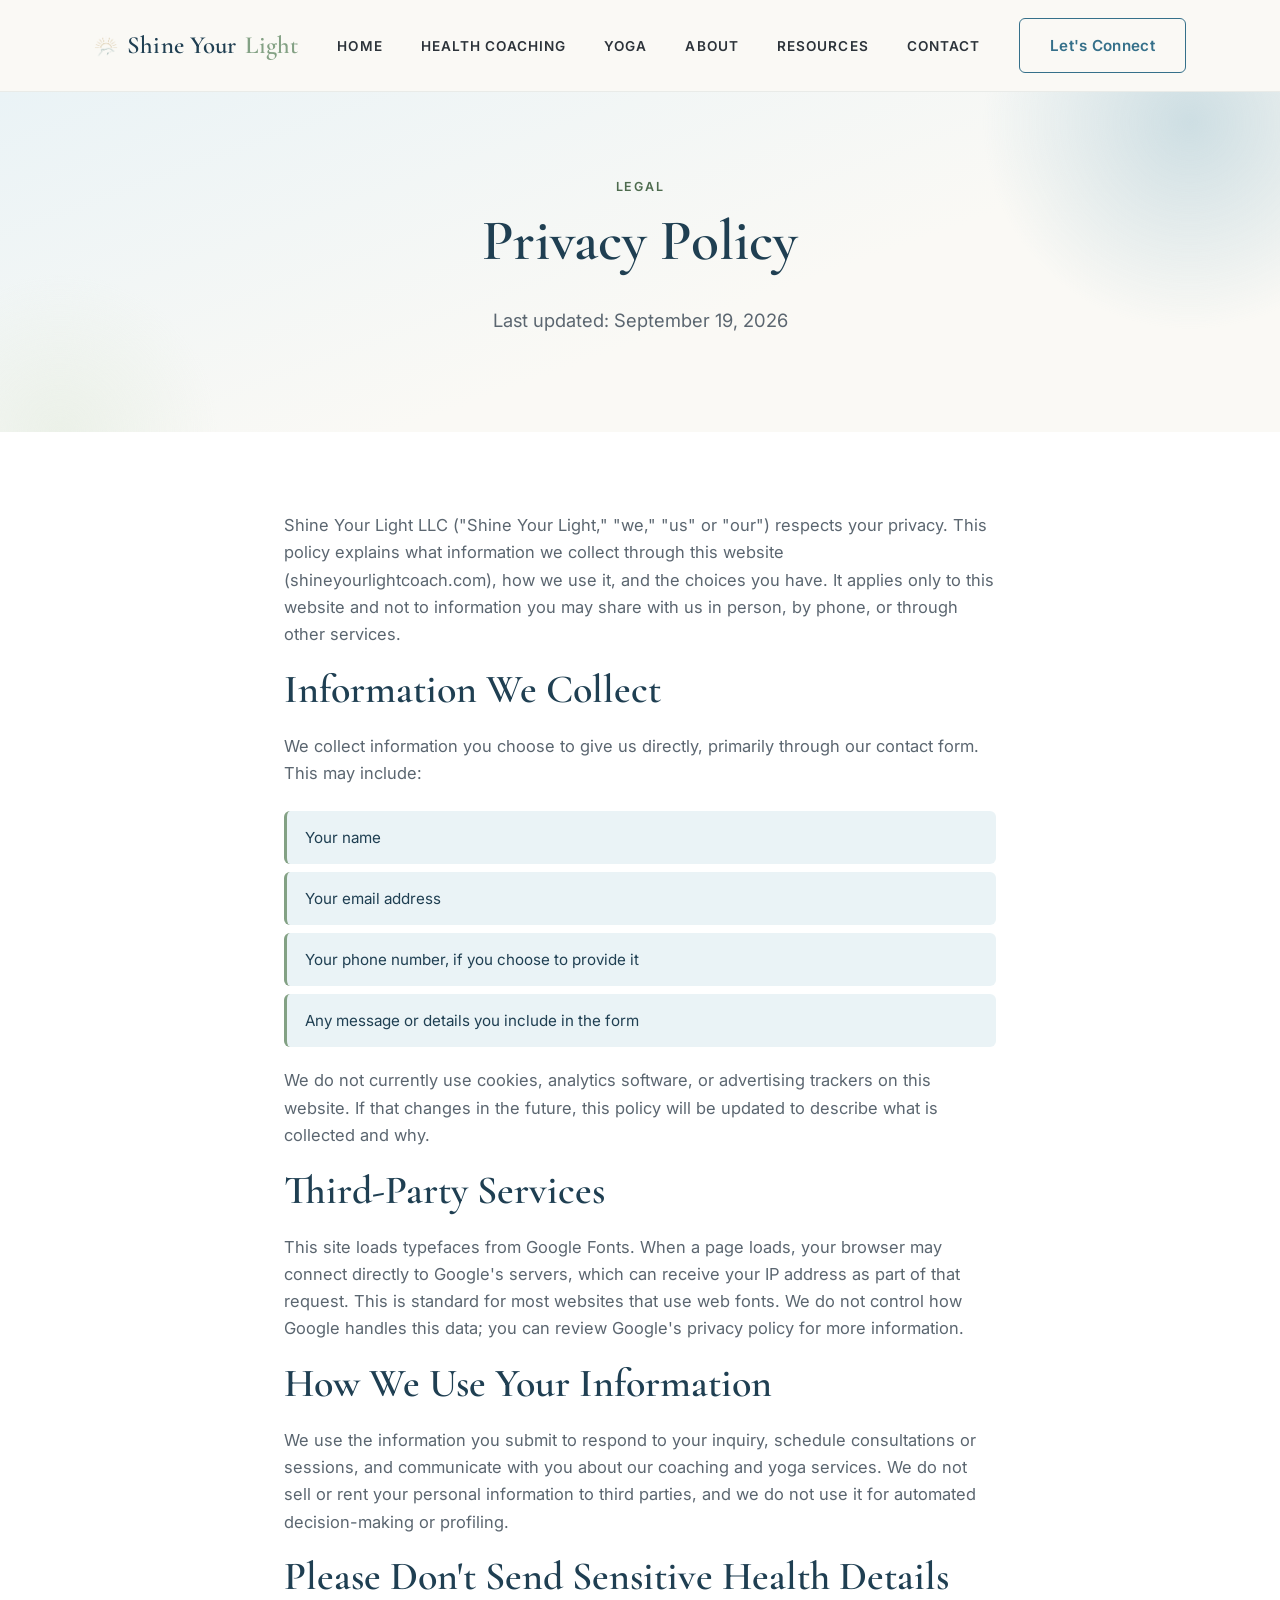
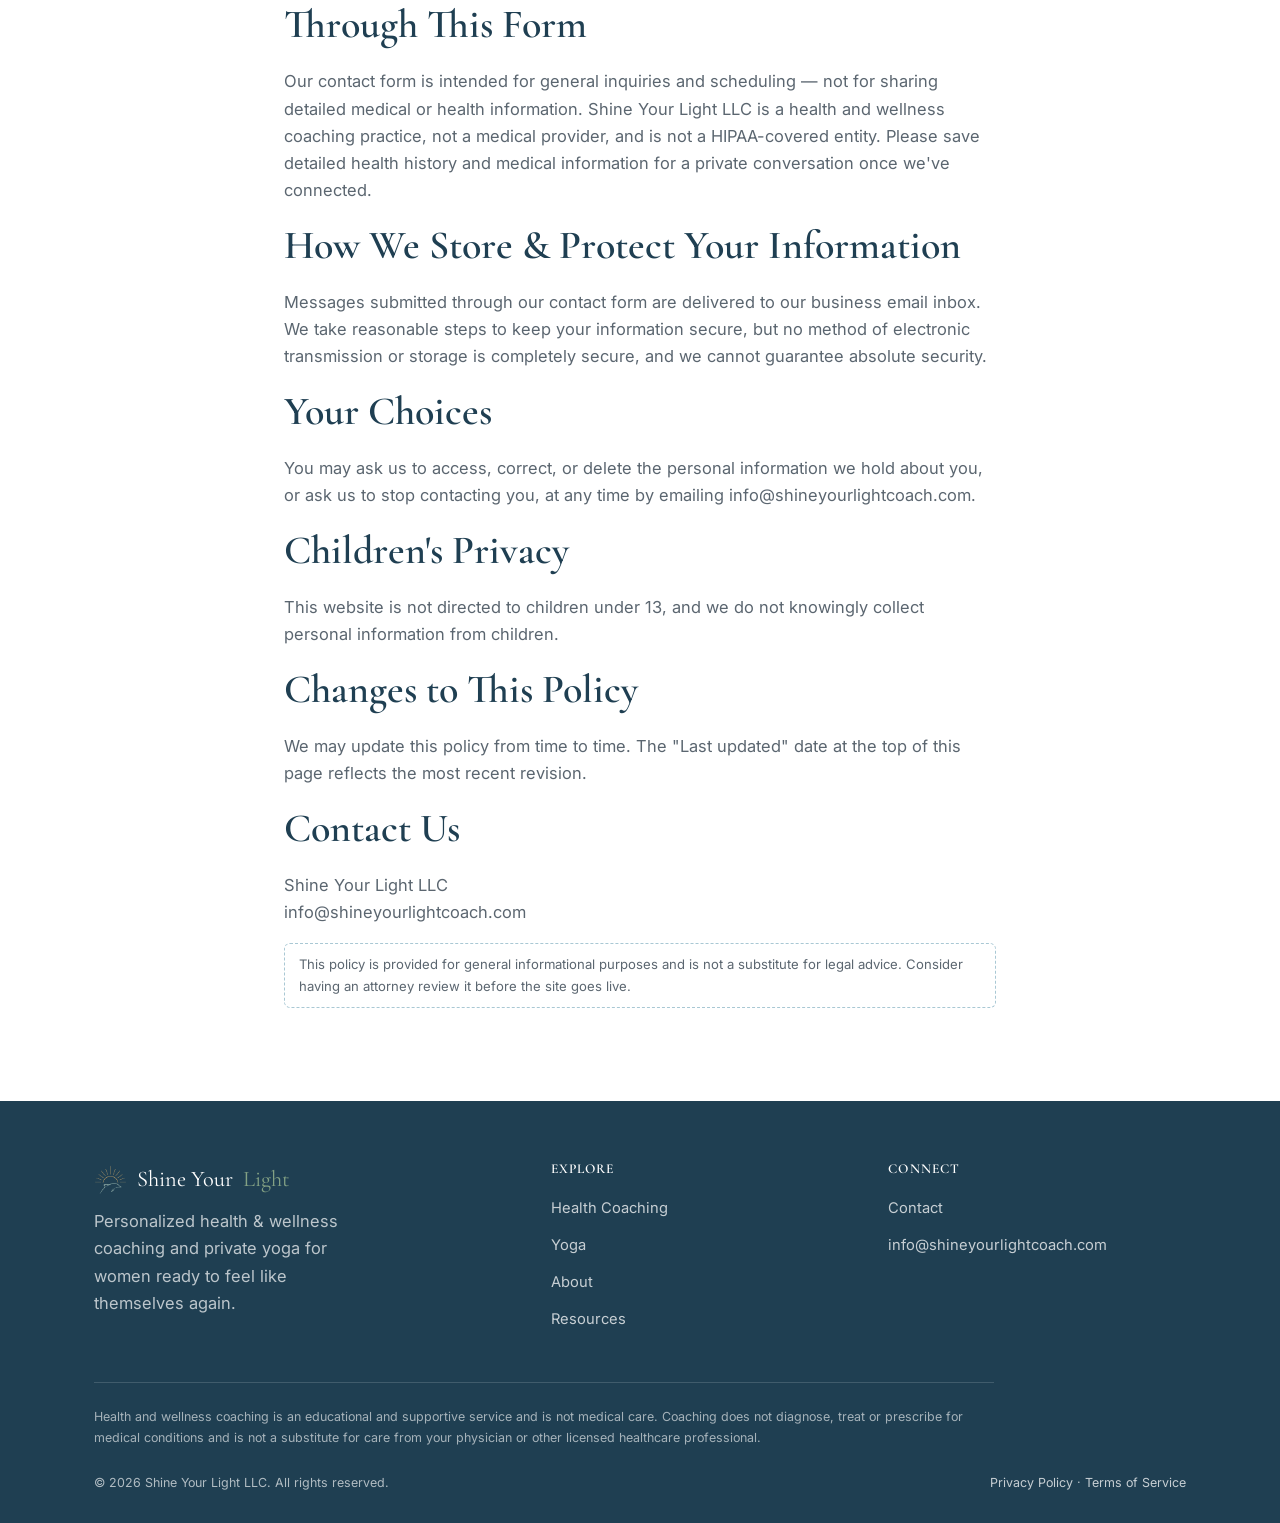
<file: privacy.html>
<!DOCTYPE html>
<html lang="en">
<head>
<meta charset="UTF-8" />
<meta name="viewport" content="width=device-width, initial-scale=1.0" />
<title>Privacy Policy | Shine Your Light</title>
<link rel="icon" type="image/png" href="images/favicon.png">
<link rel="apple-touch-icon" href="images/apple-touch-icon.png">
<meta name="description" content="How Shine Your Light LLC collects, uses and protects the information you share with us." />
<link rel="preconnect" href="https://fonts.googleapis.com">
<link href="https://fonts.googleapis.com/css2?family=Cormorant+Garamond:wght@500;600;700&family=Inter:wght@400;500;600;700&display=swap" rel="stylesheet">
<link rel="stylesheet" href="css/style.css?v=3">
</head>
<body>

<a href="#main" class="skip-link">Skip to main content</a>

<header class="site-header">
  <div class="nav-wrap">
    <a href="index.html" class="logo"><img src="images/logo-icon.png" alt="" class="nav-logo-icon">Shine Your <span>Light</span></a>
    <nav>
      <ul class="nav-links" id="primary-nav">
        <li><a href="index.html">Home</a></li>
        <li><a href="coaching.html">Health Coaching</a></li>
        <li><a href="yoga.html">Yoga</a></li>
        <li><a href="about.html">About</a></li>
        <li><a href="resources.html">Resources</a></li>
        <li><a href="contact.html">Contact</a></li>
      </ul>
    </nav>
    <div class="nav-cta">
      <a href="contact.html" class="btn btn-outline">Let's Connect</a>
      <button class="nav-toggle" aria-label="Toggle menu" aria-expanded="false" aria-controls="primary-nav">
        <span></span><span></span><span></span>
      </button>
    </div>
  </div>
</header>

<main id="main">

<section class="hero hero-sm">
  <div class="hero-inner">
    <div class="eyebrow">Legal</div>
    <h1>Privacy Policy</h1>
    <p class="lead">Last updated: September 19, 2026</p>
  </div>
</section>

<section class="section-alt">
  <div class="container" style="max-width:760px;">

    <p>Shine Your Light LLC ("Shine Your Light," "we," "us" or "our") respects your privacy. This policy explains what information we collect through this website (shineyourlightcoach.com), how we use it, and the choices you have. It applies only to this website and not to information you may share with us in person, by phone, or through other services.</p>

    <h2>Information We Collect</h2>
    <p>We collect information you choose to give us directly, primarily through our contact form. This may include:</p>
    <ul class="credentials" style="background:none; padding:0; gap:8px;">
      <li style="background:var(--blue-mist);">Your name</li>
      <li style="background:var(--blue-mist);">Your email address</li>
      <li style="background:var(--blue-mist);">Your phone number, if you choose to provide it</li>
      <li style="background:var(--blue-mist);">Any message or details you include in the form</li>
    </ul>
    <p style="margin-top:20px;">We do not currently use cookies, analytics software, or advertising trackers on this website. If that changes in the future, this policy will be updated to describe what is collected and why.</p>

    <h2>Third-Party Services</h2>
    <p>This site loads typefaces from Google Fonts. When a page loads, your browser may connect directly to Google's servers, which can receive your IP address as part of that request. This is standard for most websites that use web fonts. We do not control how Google handles this data; you can review <a href="https://policies.google.com/privacy" target="_blank" rel="noopener noreferrer">Google's privacy policy</a> for more information.</p>

    <h2>How We Use Your Information</h2>
    <p>We use the information you submit to respond to your inquiry, schedule consultations or sessions, and communicate with you about our coaching and yoga services. We do not sell or rent your personal information to third parties, and we do not use it for automated decision-making or profiling.</p>

    <h2>Please Don't Send Sensitive Health Details Through This Form</h2>
    <p>Our contact form is intended for general inquiries and scheduling &mdash; not for sharing detailed medical or health information. Shine Your Light LLC is a health and wellness coaching practice, not a medical provider, and is not a HIPAA-covered entity. Please save detailed health history and medical information for a private conversation once we've connected.</p>

    <h2>How We Store &amp; Protect Your Information</h2>
    <p>Messages submitted through our contact form are delivered to our business email inbox. We take reasonable steps to keep your information secure, but no method of electronic transmission or storage is completely secure, and we cannot guarantee absolute security.</p>

    <h2>Your Choices</h2>
    <p>You may ask us to access, correct, or delete the personal information we hold about you, or ask us to stop contacting you, at any time by emailing <a href="mailto:info@shineyourlightcoach.com">info@shineyourlightcoach.com</a>.</p>

    <h2>Children's Privacy</h2>
    <p>This website is not directed to children under 13, and we do not knowingly collect personal information from children.</p>

    <h2>Changes to This Policy</h2>
    <p>We may update this policy from time to time. The "Last updated" date at the top of this page reflects the most recent revision.</p>

    <h2>Contact Us</h2>
    <p>Shine Your Light LLC<br>
    <a href="mailto:info@shineyourlightcoach.com">info@shineyourlightcoach.com</a></p>

    <p class="note-placeholder">This policy is provided for general informational purposes and is not a substitute for legal advice. Consider having an attorney review it before the site goes live.</p>

  </div>
</section>

</main>

<footer class="site-footer">
  <div class="container">
    <div class="footer-grid">
      <div>
        <div class="footer-logo"><img src="images/logo-icon.png" alt="" class="footer-logo-icon">Shine Your <span>Light</span></div>
        <p style="color:rgba(255,255,255,0.7); max-width:280px;">Personalized health &amp; wellness coaching and private yoga for women ready to feel like themselves again.</p>
      </div>
      <div>
        <h4>Explore</h4>
        <ul>
          <li><a href="coaching.html">Health Coaching</a></li>
          <li><a href="yoga.html">Yoga</a></li>
          <li><a href="about.html">About</a></li>
          <li><a href="resources.html">Resources</a></li>
        </ul>
      </div>
      <div>
        <h4>Connect</h4>
        <ul>
          <li><a href="contact.html">Contact</a></li>
          <li><a href="mailto:info@shineyourlightcoach.com">info@shineyourlightcoach.com</a></li>
        </ul>
      </div>
    </div>
    <p class="footer-scope">Health and wellness coaching is an educational and supportive service and is not medical care. Coaching does not diagnose, treat or prescribe for medical conditions and is not a substitute for care from your physician or other licensed healthcare professional.</p>
    <div class="footer-bottom">
      <span>&copy; 2026 Shine Your Light LLC. All rights reserved.</span>
      <span><a href="privacy.html">Privacy Policy</a> &middot; <a href="terms.html">Terms of Service</a></span>
    </div>
  </div>
</footer>

<script src="js/script.js"></script>
</body>
</html>
</file>
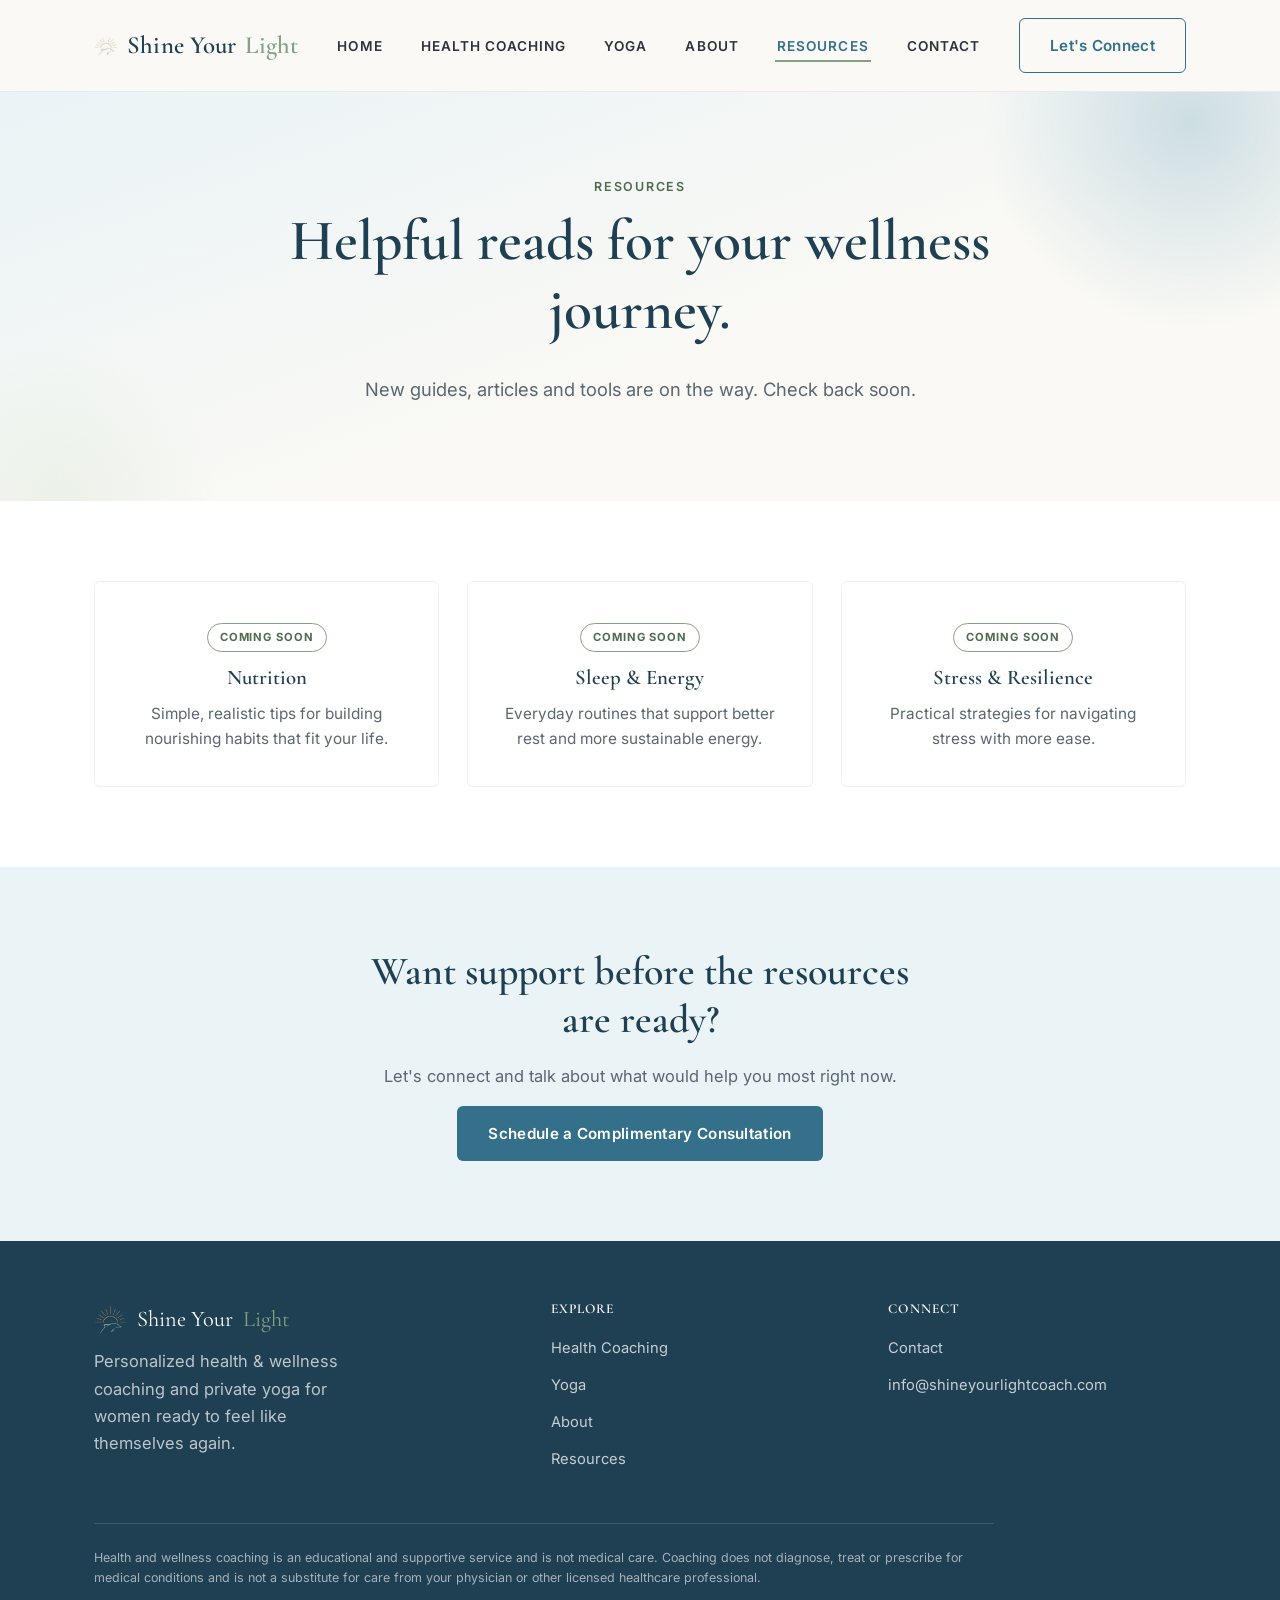
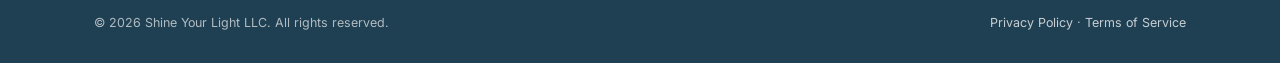
<file: resources.html>
<!DOCTYPE html>
<html lang="en">
<head>
<meta charset="UTF-8" />
<meta name="viewport" content="width=device-width, initial-scale=1.0" />
<title>Resources | Shine Your Light</title>
<link rel="icon" type="image/png" href="images/favicon.png">
<link rel="apple-touch-icon" href="images/apple-touch-icon.png">
<link rel="preconnect" href="https://fonts.googleapis.com">
<link href="https://fonts.googleapis.com/css2?family=Cormorant+Garamond:wght@500;600;700&family=Inter:wght@400;500;600;700&display=swap" rel="stylesheet">
<link rel="stylesheet" href="css/style.css?v=3">
</head>
<body>

<a href="#main" class="skip-link">Skip to main content</a>

<header class="site-header">
  <div class="nav-wrap">
    <a href="index.html" class="logo"><img src="images/logo-icon.png" alt="" class="nav-logo-icon">Shine Your <span>Light</span></a>
    <nav>
      <ul class="nav-links" id="primary-nav">
        <li><a href="index.html">Home</a></li>
        <li><a href="coaching.html">Health Coaching</a></li>
        <li><a href="yoga.html">Yoga</a></li>
        <li><a href="about.html">About</a></li>
        <li><a href="resources.html" class="active">Resources</a></li>
        <li><a href="contact.html">Contact</a></li>
      </ul>
    </nav>
    <div class="nav-cta">
      <a href="contact.html" class="btn btn-outline">Let's Connect</a>
      <button class="nav-toggle" aria-label="Toggle menu" aria-expanded="false" aria-controls="primary-nav">
        <span></span><span></span><span></span>
      </button>
    </div>
  </div>
</header>

<main id="main">

<section class="hero hero-sm">
  <div class="hero-inner">
    <div class="eyebrow">Resources</div>
    <h1>Helpful reads for your wellness journey.</h1>
    <p class="lead">New guides, articles and tools are on the way. Check back soon.</p>
  </div>
</section>

<section class="section-alt">
  <div class="container">
    <div class="grid">
      <div class="card resource-card">
        <span class="coming-soon-tag">Coming Soon</span>
        <h3>Nutrition</h3>
        <p>Simple, realistic tips for building nourishing habits that fit your life.</p>
      </div>
      <div class="card resource-card">
        <span class="coming-soon-tag">Coming Soon</span>
        <h3>Sleep &amp; Energy</h3>
        <p>Everyday routines that support better rest and more sustainable energy.</p>
      </div>
      <div class="card resource-card">
        <span class="coming-soon-tag">Coming Soon</span>
        <h3>Stress &amp; Resilience</h3>
        <p>Practical strategies for navigating stress with more ease.</p>
      </div>
    </div>
  </div>
</section>

<section class="section-blue text-center">
  <div class="container" style="max-width:600px;">
    <h2>Want support before the resources are ready?</h2>
    <p>Let's connect and talk about what would help you most right now.</p>
    <a href="contact.html" class="btn btn-primary">Schedule a Complimentary Consultation</a>
  </div>
</section>

</main>

<footer class="site-footer">
  <div class="container">
    <div class="footer-grid">
      <div>
        <div class="footer-logo"><img src="images/logo-icon.png" alt="" class="footer-logo-icon">Shine Your <span>Light</span></div>
        <p style="color:rgba(255,255,255,0.7); max-width:280px;">Personalized health &amp; wellness coaching and private yoga for women ready to feel like themselves again.</p>
      </div>
      <div>
        <h4>Explore</h4>
        <ul>
          <li><a href="coaching.html">Health Coaching</a></li>
          <li><a href="yoga.html">Yoga</a></li>
          <li><a href="about.html">About</a></li>
          <li><a href="resources.html">Resources</a></li>
        </ul>
      </div>
      <div>
        <h4>Connect</h4>
        <ul>
          <li><a href="contact.html">Contact</a></li>
          <li><a href="mailto:info@shineyourlightcoach.com">info@shineyourlightcoach.com</a></li>
        </ul>
      </div>
    </div>
    <p class="footer-scope">Health and wellness coaching is an educational and supportive service and is not medical care. Coaching does not diagnose, treat or prescribe for medical conditions and is not a substitute for care from your physician or other licensed healthcare professional.</p>
    <div class="footer-bottom">
      <span>&copy; 2026 Shine Your Light LLC. All rights reserved.</span>
      <span><a href="privacy.html">Privacy Policy</a> &middot; <a href="terms.html">Terms of Service</a></span>
    </div>
  </div>
</footer>

<script src="js/script.js"></script>
</body>
</html>
</file>
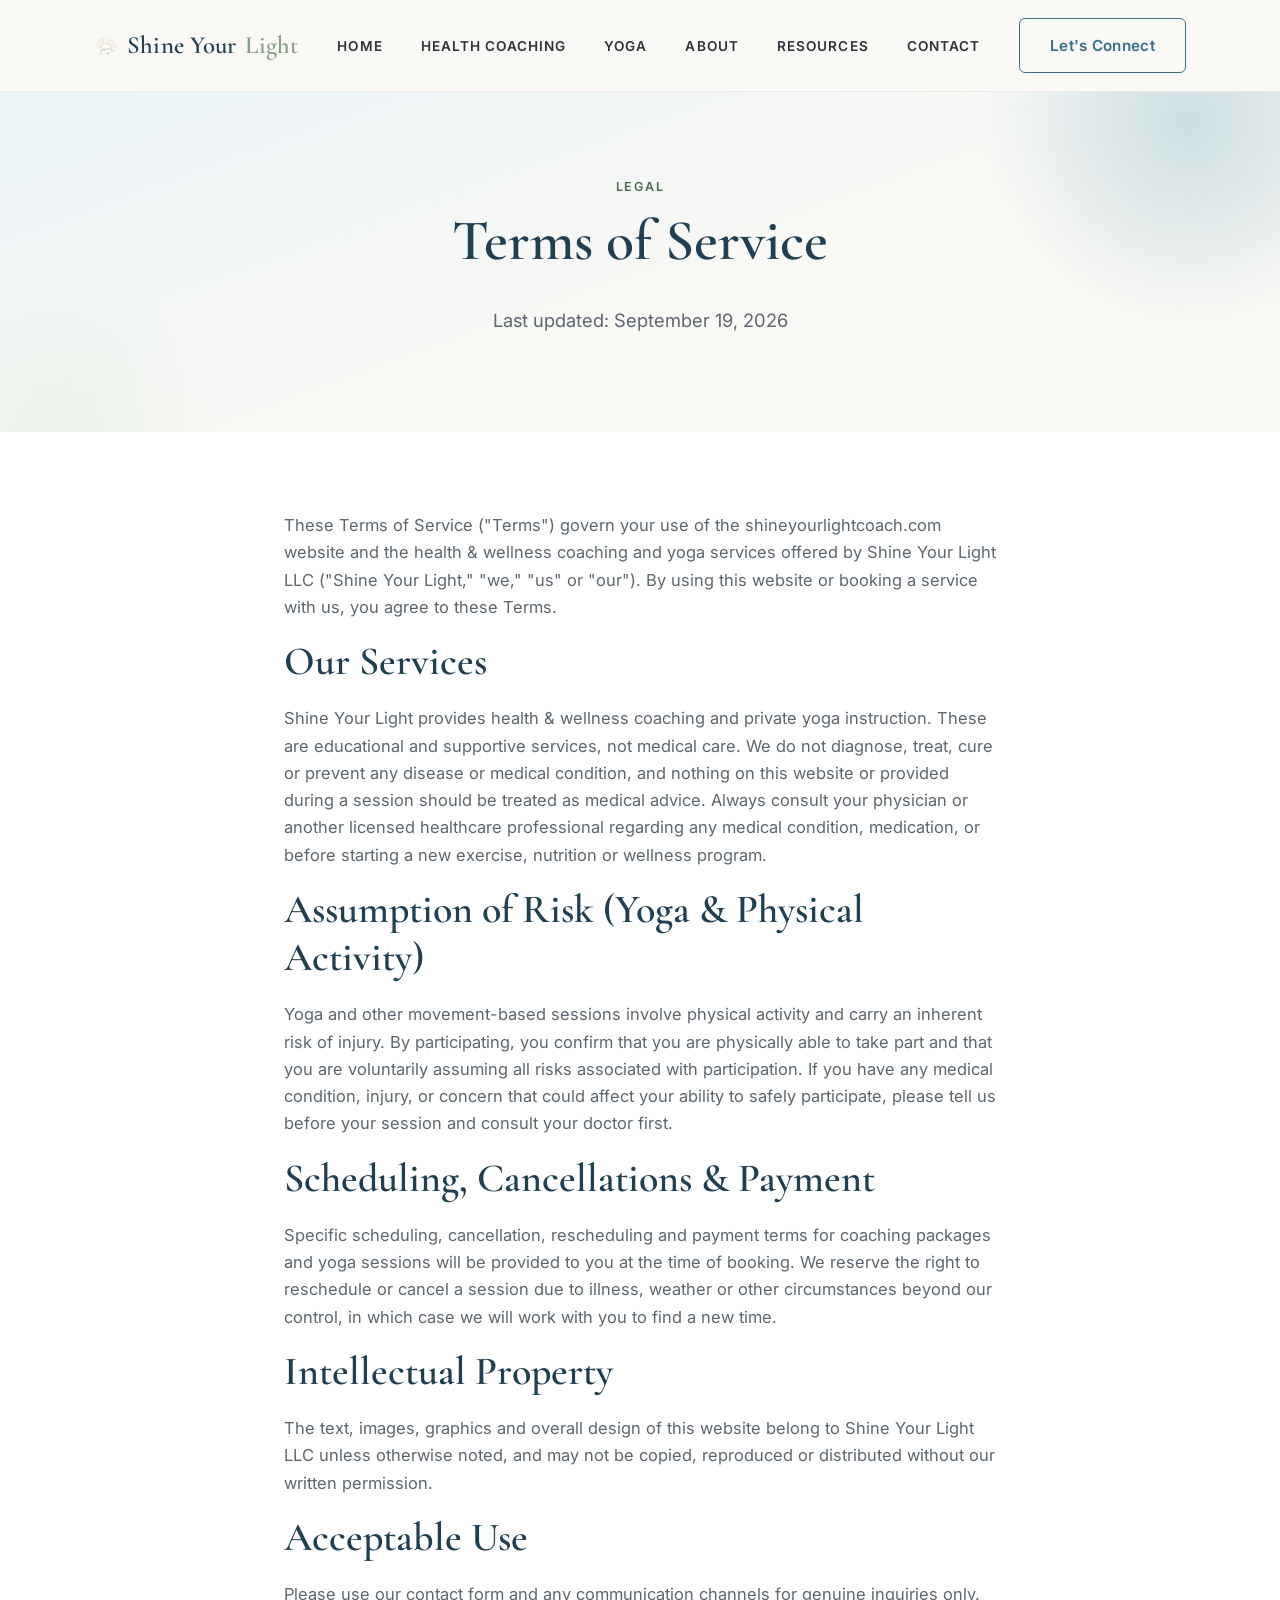
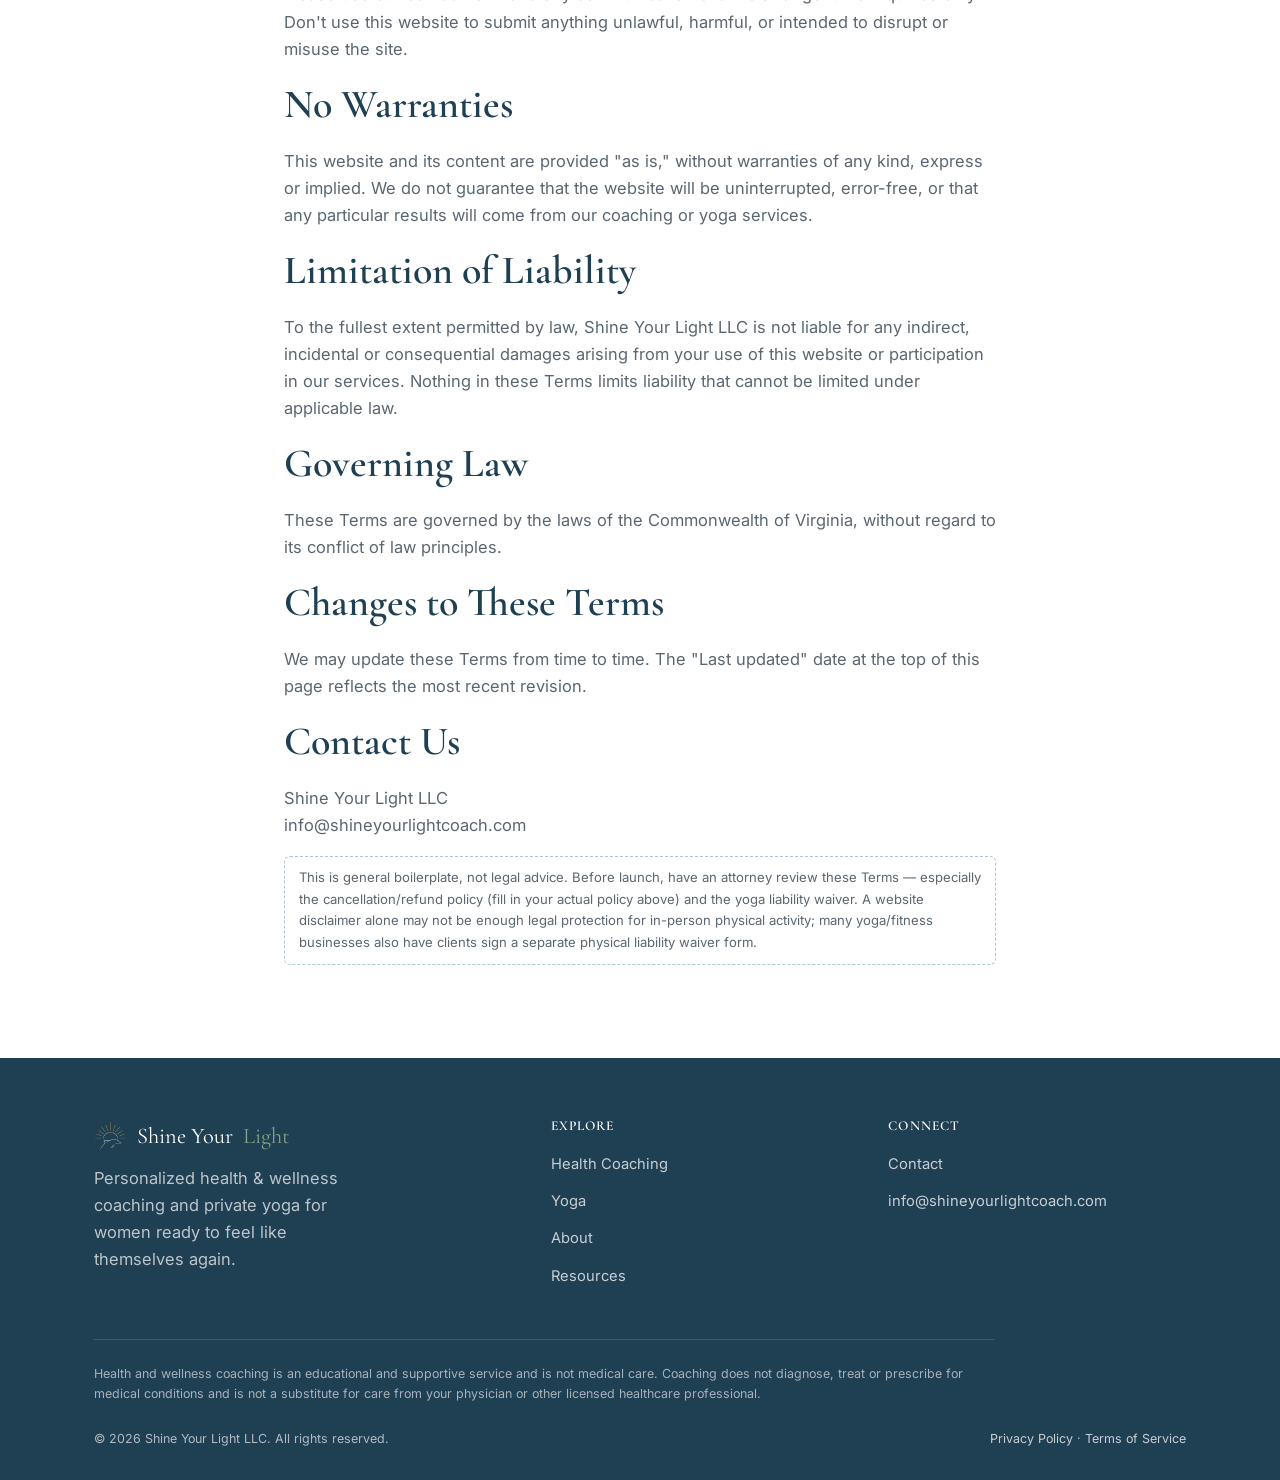
<file: terms.html>
<!DOCTYPE html>
<html lang="en">
<head>
<meta charset="UTF-8" />
<meta name="viewport" content="width=device-width, initial-scale=1.0" />
<title>Terms of Service | Shine Your Light</title>
<link rel="icon" type="image/png" href="images/favicon.png">
<link rel="apple-touch-icon" href="images/apple-touch-icon.png">
<meta name="description" content="The terms that govern your use of the Shine Your Light website and services." />
<link rel="preconnect" href="https://fonts.googleapis.com">
<link href="https://fonts.googleapis.com/css2?family=Cormorant+Garamond:wght@500;600;700&family=Inter:wght@400;500;600;700&display=swap" rel="stylesheet">
<link rel="stylesheet" href="css/style.css?v=3">
</head>
<body>

<a href="#main" class="skip-link">Skip to main content</a>

<header class="site-header">
  <div class="nav-wrap">
    <a href="index.html" class="logo"><img src="images/logo-icon.png" alt="" class="nav-logo-icon">Shine Your <span>Light</span></a>
    <nav>
      <ul class="nav-links" id="primary-nav">
        <li><a href="index.html">Home</a></li>
        <li><a href="coaching.html">Health Coaching</a></li>
        <li><a href="yoga.html">Yoga</a></li>
        <li><a href="about.html">About</a></li>
        <li><a href="resources.html">Resources</a></li>
        <li><a href="contact.html">Contact</a></li>
      </ul>
    </nav>
    <div class="nav-cta">
      <a href="contact.html" class="btn btn-outline">Let's Connect</a>
      <button class="nav-toggle" aria-label="Toggle menu" aria-expanded="false" aria-controls="primary-nav">
        <span></span><span></span><span></span>
      </button>
    </div>
  </div>
</header>

<main id="main">

<section class="hero hero-sm">
  <div class="hero-inner">
    <div class="eyebrow">Legal</div>
    <h1>Terms of Service</h1>
    <p class="lead">Last updated: September 19, 2026</p>
  </div>
</section>

<section class="section-alt">
  <div class="container" style="max-width:760px;">

    <p>These Terms of Service ("Terms") govern your use of the shineyourlightcoach.com website and the health &amp; wellness coaching and yoga services offered by Shine Your Light LLC ("Shine Your Light," "we," "us" or "our"). By using this website or booking a service with us, you agree to these Terms.</p>

    <h2>Our Services</h2>
    <p>Shine Your Light provides health &amp; wellness coaching and private yoga instruction. These are educational and supportive services, not medical care. We do not diagnose, treat, cure or prevent any disease or medical condition, and nothing on this website or provided during a session should be treated as medical advice. Always consult your physician or another licensed healthcare professional regarding any medical condition, medication, or before starting a new exercise, nutrition or wellness program.</p>

    <h2>Assumption of Risk (Yoga &amp; Physical Activity)</h2>
    <p>Yoga and other movement-based sessions involve physical activity and carry an inherent risk of injury. By participating, you confirm that you are physically able to take part and that you are voluntarily assuming all risks associated with participation. If you have any medical condition, injury, or concern that could affect your ability to safely participate, please tell us before your session and consult your doctor first.</p>

    <h2>Scheduling, Cancellations &amp; Payment</h2>
    <p>Specific scheduling, cancellation, rescheduling and payment terms for coaching packages and yoga sessions will be provided to you at the time of booking. We reserve the right to reschedule or cancel a session due to illness, weather or other circumstances beyond our control, in which case we will work with you to find a new time.</p>

    <h2>Intellectual Property</h2>
    <p>The text, images, graphics and overall design of this website belong to Shine Your Light LLC unless otherwise noted, and may not be copied, reproduced or distributed without our written permission.</p>

    <h2>Acceptable Use</h2>
    <p>Please use our contact form and any communication channels for genuine inquiries only. Don't use this website to submit anything unlawful, harmful, or intended to disrupt or misuse the site.</p>

    <h2>No Warranties</h2>
    <p>This website and its content are provided "as is," without warranties of any kind, express or implied. We do not guarantee that the website will be uninterrupted, error-free, or that any particular results will come from our coaching or yoga services.</p>

    <h2>Limitation of Liability</h2>
    <p>To the fullest extent permitted by law, Shine Your Light LLC is not liable for any indirect, incidental or consequential damages arising from your use of this website or participation in our services. Nothing in these Terms limits liability that cannot be limited under applicable law.</p>

    <h2>Governing Law</h2>
    <p>These Terms are governed by the laws of the Commonwealth of Virginia, without regard to its conflict of law principles.</p>

    <h2>Changes to These Terms</h2>
    <p>We may update these Terms from time to time. The "Last updated" date at the top of this page reflects the most recent revision.</p>

    <h2>Contact Us</h2>
    <p>Shine Your Light LLC<br>
    <a href="mailto:info@shineyourlightcoach.com">info@shineyourlightcoach.com</a></p>

    <p class="note-placeholder">This is general boilerplate, not legal advice. Before launch, have an attorney review these Terms &mdash; especially the cancellation/refund policy (fill in your actual policy above) and the yoga liability waiver. A website disclaimer alone may not be enough legal protection for in-person physical activity; many yoga/fitness businesses also have clients sign a separate physical liability waiver form.</p>

  </div>
</section>

</main>

<footer class="site-footer">
  <div class="container">
    <div class="footer-grid">
      <div>
        <div class="footer-logo"><img src="images/logo-icon.png" alt="" class="footer-logo-icon">Shine Your <span>Light</span></div>
        <p style="color:rgba(255,255,255,0.7); max-width:280px;">Personalized health &amp; wellness coaching and private yoga for women ready to feel like themselves again.</p>
      </div>
      <div>
        <h4>Explore</h4>
        <ul>
          <li><a href="coaching.html">Health Coaching</a></li>
          <li><a href="yoga.html">Yoga</a></li>
          <li><a href="about.html">About</a></li>
          <li><a href="resources.html">Resources</a></li>
        </ul>
      </div>
      <div>
        <h4>Connect</h4>
        <ul>
          <li><a href="contact.html">Contact</a></li>
          <li><a href="mailto:info@shineyourlightcoach.com">info@shineyourlightcoach.com</a></li>
        </ul>
      </div>
    </div>
    <p class="footer-scope">Health and wellness coaching is an educational and supportive service and is not medical care. Coaching does not diagnose, treat or prescribe for medical conditions and is not a substitute for care from your physician or other licensed healthcare professional.</p>
    <div class="footer-bottom">
      <span>&copy; 2026 Shine Your Light LLC. All rights reserved.</span>
      <span><a href="privacy.html">Privacy Policy</a> &middot; <a href="terms.html">Terms of Service</a></span>
    </div>
  </div>
</footer>

<script src="js/script.js"></script>
</body>
</html>
</file>
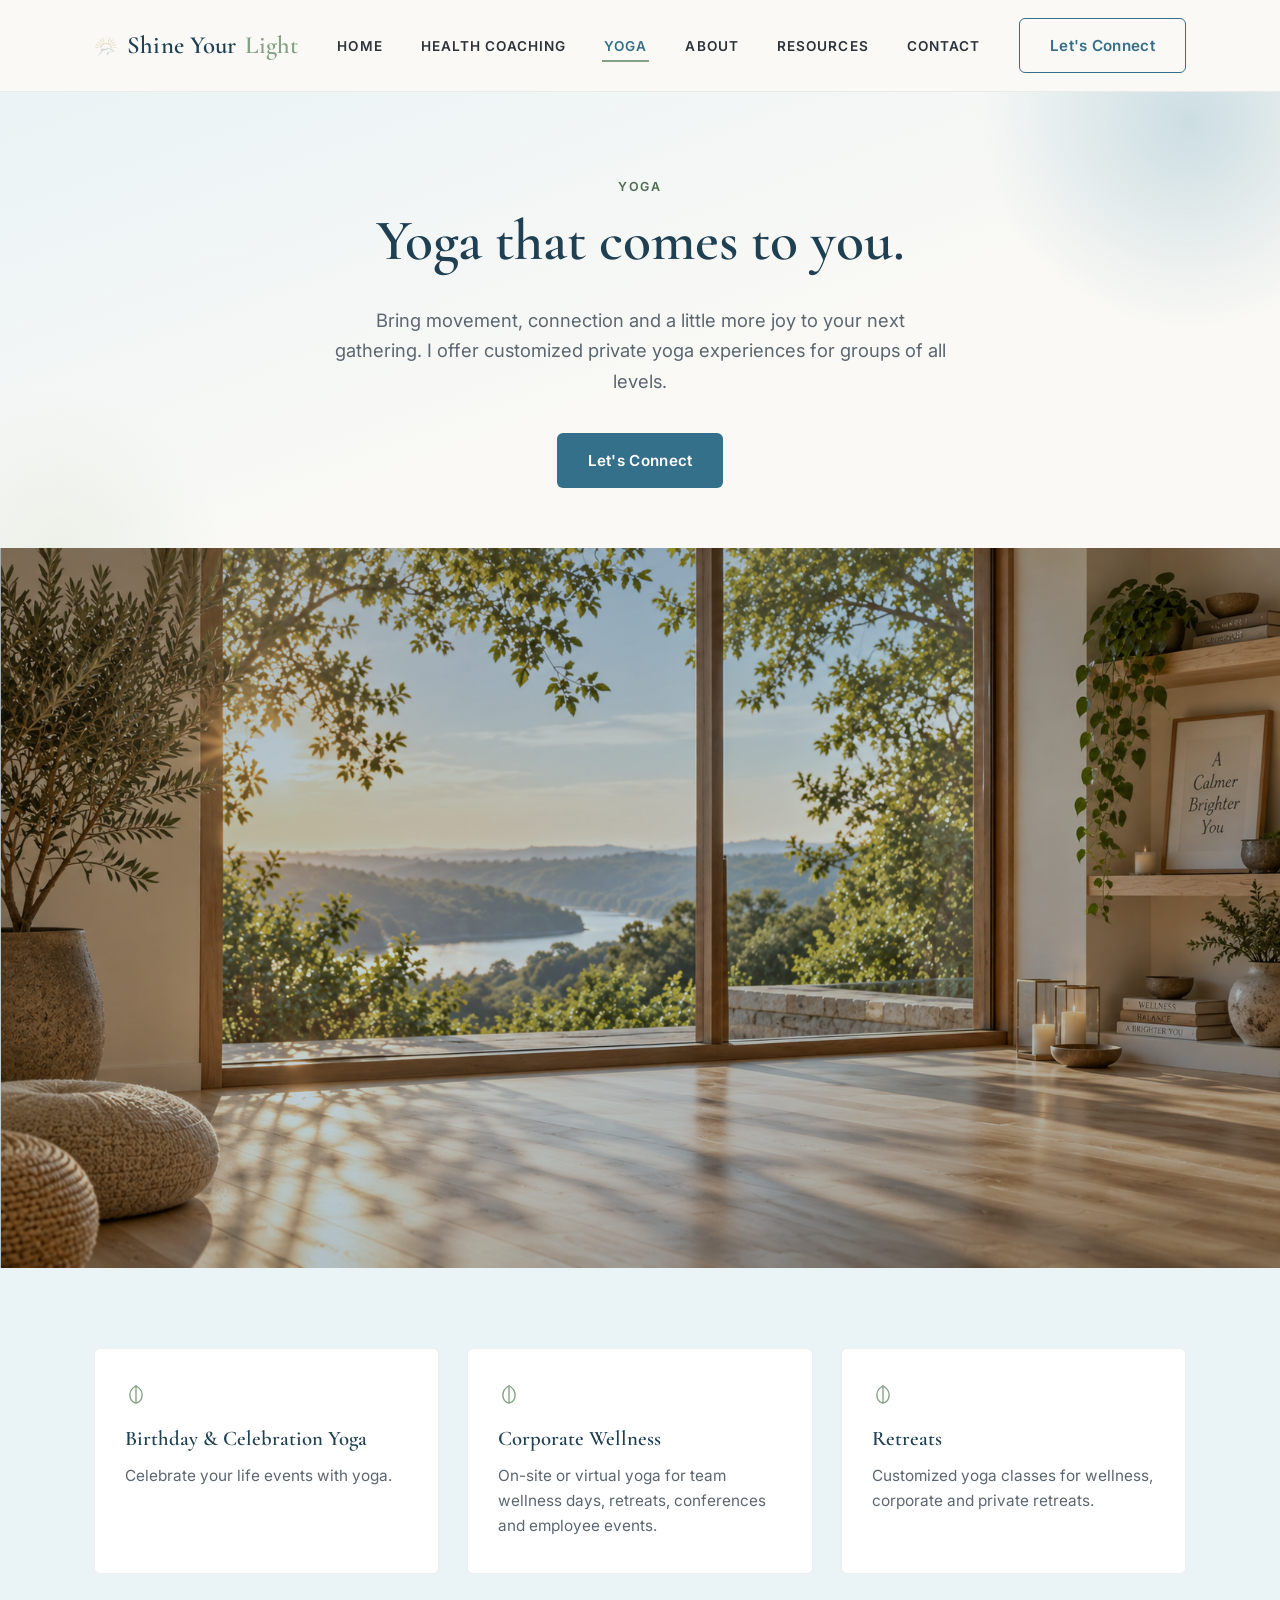
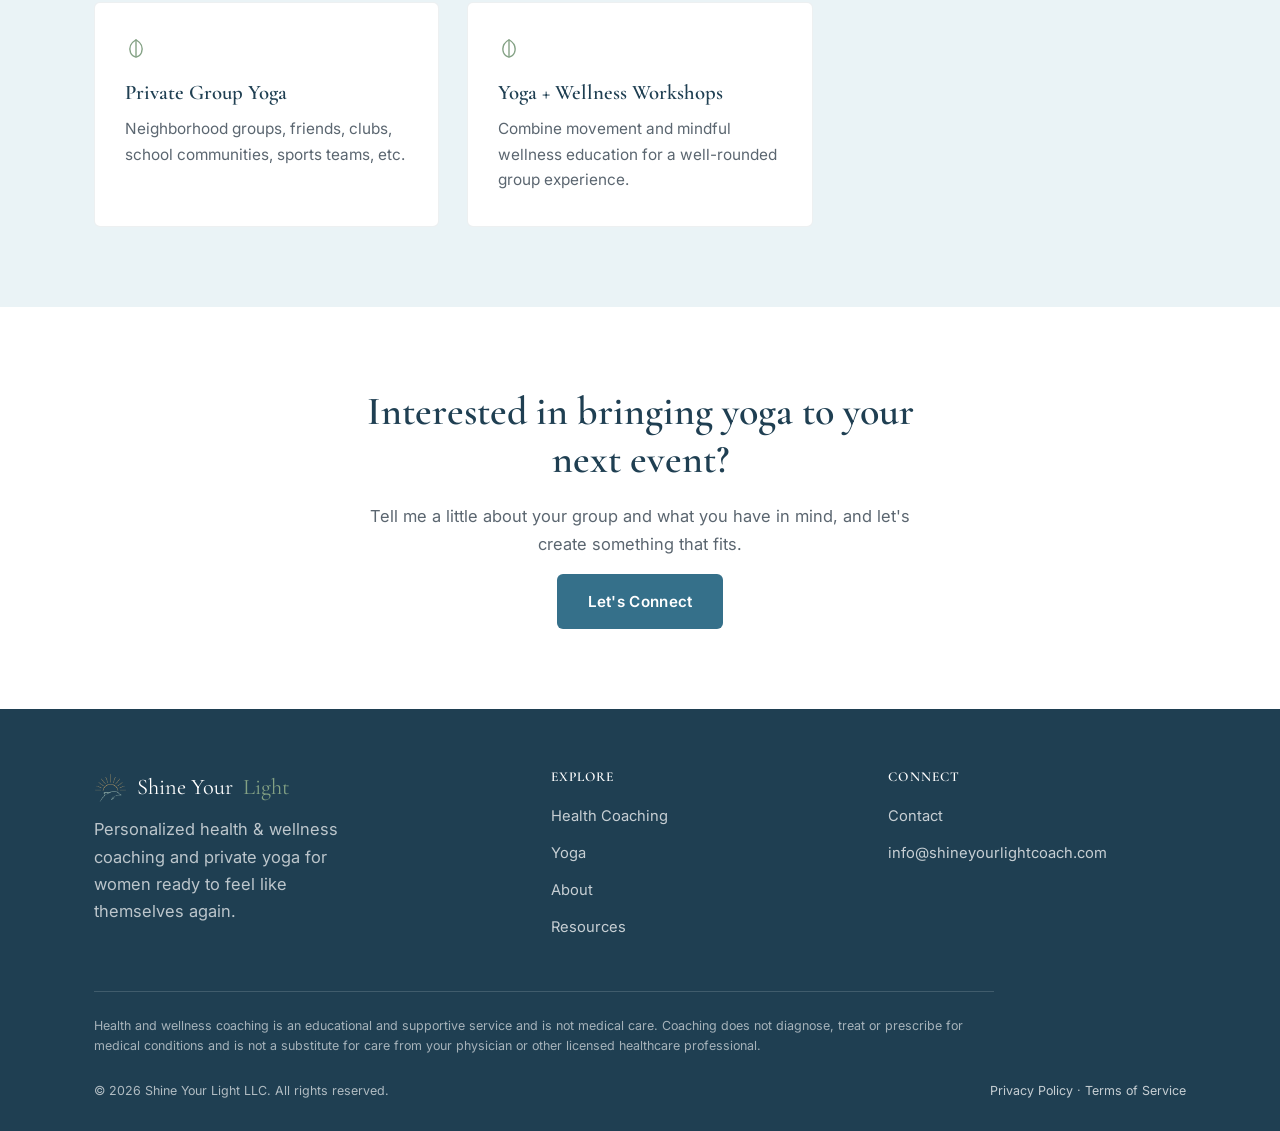
<file: yoga.html>
<!DOCTYPE html>
<html lang="en">
<head>
<meta charset="UTF-8" />
<meta name="viewport" content="width=device-width, initial-scale=1.0" />
<title>Yoga | Shine Your Light</title>
<link rel="icon" type="image/png" href="images/favicon.png">
<link rel="apple-touch-icon" href="images/apple-touch-icon.png">
<link rel="preconnect" href="https://fonts.googleapis.com">
<link href="https://fonts.googleapis.com/css2?family=Cormorant+Garamond:wght@500;600;700&family=Inter:wght@400;500;600;700&display=swap" rel="stylesheet">
<link rel="stylesheet" href="css/style.css?v=3">
</head>
<body>

<a href="#main" class="skip-link">Skip to main content</a>

<header class="site-header">
  <div class="nav-wrap">
    <a href="index.html" class="logo"><img src="images/logo-icon.png" alt="" class="nav-logo-icon">Shine Your <span>Light</span></a>
    <nav>
      <ul class="nav-links" id="primary-nav">
        <li><a href="index.html">Home</a></li>
        <li><a href="coaching.html">Health Coaching</a></li>
        <li><a href="yoga.html" class="active">Yoga</a></li>
        <li><a href="about.html">About</a></li>
        <li><a href="resources.html">Resources</a></li>
        <li><a href="contact.html">Contact</a></li>
      </ul>
    </nav>
    <div class="nav-cta">
      <a href="contact.html" class="btn btn-outline">Let's Connect</a>
      <button class="nav-toggle" aria-label="Toggle menu" aria-expanded="false" aria-controls="primary-nav">
        <span></span><span></span><span></span>
      </button>
    </div>
  </div>
</header>

<main id="main">

<section class="hero hero-sm">
  <div class="hero-inner">
    <div class="eyebrow">Yoga</div>
    <h1>Yoga that comes to you.</h1>
    <p class="lead">Bring movement, connection and a little more joy to your next gathering. I offer customized private yoga experiences for groups of all levels.</p>
    <a href="contact.html" class="btn btn-primary">Let's Connect</a>
  </div>
</section>

<section class="photo-strip" style="background-image:url('images/hero-yoga-room.png'); aspect-ratio:1672/941;" role="img" aria-label="A calm, sunlit room set up for a private yoga session">
  <div class="overlay"></div>
</section>

<section class="section-blue">
  <div class="container">
    <div class="grid">
      <div class="card">
        <svg class="leaf-icon" width="22" height="22" viewBox="0 0 24 24" fill="none" stroke="#83a184" stroke-width="1.5"><path d="M12 3C7 6 4 11 6 17c1.5 4 6 5 6 5s4.5-1 6-5c2-6-1-11-6-14z"/><path d="M12 3v19"/></svg>
        <h3>Birthday &amp; Celebration Yoga</h3>
        <p>Celebrate your life events with yoga.</p>
      </div>
      <div class="card">
        <svg class="leaf-icon" width="22" height="22" viewBox="0 0 24 24" fill="none" stroke="#83a184" stroke-width="1.5"><path d="M12 3C7 6 4 11 6 17c1.5 4 6 5 6 5s4.5-1 6-5c2-6-1-11-6-14z"/><path d="M12 3v19"/></svg>
        <h3>Corporate Wellness</h3>
        <p>On-site or virtual yoga for team wellness days, retreats, conferences and employee events.</p>
      </div>
      <div class="card">
        <svg class="leaf-icon" width="22" height="22" viewBox="0 0 24 24" fill="none" stroke="#83a184" stroke-width="1.5"><path d="M12 3C7 6 4 11 6 17c1.5 4 6 5 6 5s4.5-1 6-5c2-6-1-11-6-14z"/><path d="M12 3v19"/></svg>
        <h3>Retreats</h3>
        <p>Customized yoga classes for wellness, corporate and private retreats.</p>
      </div>
      <div class="card">
        <svg class="leaf-icon" width="22" height="22" viewBox="0 0 24 24" fill="none" stroke="#83a184" stroke-width="1.5"><path d="M12 3C7 6 4 11 6 17c1.5 4 6 5 6 5s4.5-1 6-5c2-6-1-11-6-14z"/><path d="M12 3v19"/></svg>
        <h3>Private Group Yoga</h3>
        <p>Neighborhood groups, friends, clubs, school communities, sports teams, etc.</p>
      </div>
      <div class="card">
        <svg class="leaf-icon" width="22" height="22" viewBox="0 0 24 24" fill="none" stroke="#83a184" stroke-width="1.5"><path d="M12 3C7 6 4 11 6 17c1.5 4 6 5 6 5s4.5-1 6-5c2-6-1-11-6-14z"/><path d="M12 3v19"/></svg>
        <h3>Yoga + Wellness Workshops</h3>
        <p>Combine movement and mindful wellness education for a well-rounded group experience.</p>
      </div>
    </div>
  </div>
</section>

<section class="section-alt text-center">
  <div class="container" style="max-width:600px;">
    <h2>Interested in bringing yoga to your next event?</h2>
    <p>Tell me a little about your group and what you have in mind, and let's create something that fits.</p>
    <a href="contact.html" class="btn btn-primary">Let's Connect</a>
  </div>
</section>

</main>

<footer class="site-footer">
  <div class="container">
    <div class="footer-grid">
      <div>
        <div class="footer-logo"><img src="images/logo-icon.png" alt="" class="footer-logo-icon">Shine Your <span>Light</span></div>
        <p style="color:rgba(255,255,255,0.7); max-width:280px;">Personalized health &amp; wellness coaching and private yoga for women ready to feel like themselves again.</p>
      </div>
      <div>
        <h4>Explore</h4>
        <ul>
          <li><a href="coaching.html">Health Coaching</a></li>
          <li><a href="yoga.html">Yoga</a></li>
          <li><a href="about.html">About</a></li>
          <li><a href="resources.html">Resources</a></li>
        </ul>
      </div>
      <div>
        <h4>Connect</h4>
        <ul>
          <li><a href="contact.html">Contact</a></li>
          <li><a href="mailto:info@shineyourlightcoach.com">info@shineyourlightcoach.com</a></li>
        </ul>
      </div>
    </div>
    <p class="footer-scope">Health and wellness coaching is an educational and supportive service and is not medical care. Coaching does not diagnose, treat or prescribe for medical conditions and is not a substitute for care from your physician or other licensed healthcare professional.</p>
    <div class="footer-bottom">
      <span>&copy; 2026 Shine Your Light LLC. All rights reserved.</span>
      <span><a href="privacy.html">Privacy Policy</a> &middot; <a href="terms.html">Terms of Service</a></span>
    </div>
  </div>
</footer>

<script src="js/script.js"></script>
</body>
</html>
</file>
<file: css/style.css>
/* ============================================
   Shine Your Light — Stylesheet
   Palette: soothing blue, warm ivory, muted sage
   ============================================ */

:root {
  /* Blues */
  --blue-deep: #1f3f52;
  --blue-primary: #35708a;
  --blue-mid: #5a8fa6;
  --blue-light: #a9c8d4;
  --blue-mist: #eaf3f6;

  /* Green (used sparingly) */
  --sage: #83a184;
  --sage-light: #e7eee3;
  --sage-text: #4d6b4e; /* darker variant for small text, meets 4.5:1 contrast on light backgrounds */

  /* Neutrals */
  --ivory: #faf9f5;
  --white: #ffffff;
  --charcoal: #2c333a;
  --charcoal-light: #5b6670;

  /* Type */
  --font-heading: 'Cormorant Garamond', Georgia, serif;
  --font-body: 'Inter', -apple-system, BlinkMacSystemFont, 'Segoe UI', sans-serif;

  --max-width: 1140px;
  --radius: 6px;
}

* { box-sizing: border-box; }

html { scroll-behavior: smooth; }

body {
  margin: 0;
  font-family: var(--font-body);
  color: var(--charcoal);
  background: var(--ivory);
  line-height: 1.65;
  font-size: 16.5px;
}

img { max-width: 100%; display: block; }

a { color: inherit; text-decoration: none; }

h1, h2, h3, h4 {
  font-family: var(--font-heading);
  font-weight: 600;
  color: var(--blue-deep);
  line-height: 1.2;
  margin: 0 0 0.5em;
}

h1 { font-size: clamp(2.4rem, 5vw, 3.6rem); font-weight: 600; }
h2 { font-size: clamp(1.8rem, 3.2vw, 2.5rem); }
h3 { font-size: 1.3rem; }

p { margin: 0 0 1em; color: var(--charcoal-light); }

.container {
  max-width: var(--max-width);
  margin: 0 auto;
  padding: 0 24px;
}

.eyebrow {
  display: inline-block;
  font-family: var(--font-body);
  font-size: 0.78rem;
  letter-spacing: 0.14em;
  text-transform: uppercase;
  color: var(--sage-text);
  font-weight: 600;
  margin-bottom: 0.75em;
}

/* ---------- Accessibility helpers ---------- */
.skip-link {
  position: absolute;
  left: -9999px;
  top: 0;
  z-index: 200;
  background: var(--blue-deep);
  color: var(--white);
  padding: 12px 20px;
  font-size: 0.9rem;
  font-weight: 600;
  border-radius: 0 0 var(--radius) 0;
}
.skip-link:focus {
  left: 0;
}

a:focus-visible,
button:focus-visible {
  outline: 2.5px solid var(--blue-primary);
  outline-offset: 2px;
}

/* ---------- Buttons ---------- */
.btn {
  display: inline-block;
  padding: 14px 30px;
  border-radius: var(--radius);
  font-size: 0.95rem;
  font-weight: 600;
  letter-spacing: 0.02em;
  cursor: pointer;
  border: 1.5px solid transparent;
  transition: all 0.2s ease;
}

.btn-primary {
  background: var(--blue-primary);
  color: var(--white);
}
.btn-primary:hover { background: var(--blue-deep); }

.btn-outline {
  background: transparent;
  border-color: var(--blue-primary);
  color: var(--blue-primary);
}
.btn-outline:hover {
  background: var(--blue-primary);
  color: var(--white);
}

.btn-light {
  background: var(--white);
  color: var(--blue-primary);
}
.btn-light:hover { background: var(--blue-mist); }

/* ---------- Header / Nav ---------- */
.site-header {
  position: sticky;
  top: 0;
  z-index: 100;
  background: rgba(250, 249, 245, 0.94);
  backdrop-filter: blur(6px);
  border-bottom: 1px solid rgba(31, 63, 82, 0.08);
}

.nav-wrap {
  display: flex;
  align-items: center;
  justify-content: space-between;
  padding: 18px 24px;
  max-width: var(--max-width);
  margin: 0 auto;
}

.logo {
  display: flex;
  align-items: center;
  gap: 9px;
  font-family: var(--font-heading);
  font-size: 1.55rem;
  font-weight: 600;
  color: var(--blue-deep);
  letter-spacing: 0.01em;
}
.logo span { color: var(--sage); }
.nav-logo-icon {
  height: 22px;
  width: auto;
}

.nav-links {
  display: flex;
  gap: 34px;
  list-style: none;
  margin: 0;
  padding: 0;
}

.nav-links a {
  font-size: 0.85rem;
  letter-spacing: 0.08em;
  text-transform: uppercase;
  font-weight: 600;
  color: var(--charcoal);
  padding: 6px 2px;
  border-bottom: 2px solid transparent;
  transition: border-color 0.2s, color 0.2s;
}

.nav-links a:hover,
.nav-links a.active {
  color: var(--blue-primary);
  border-bottom-color: var(--sage);
}

.nav-cta { display: flex; align-items: center; gap: 18px; }

.nav-toggle {
  display: none;
  flex-direction: column;
  gap: 5px;
  background: none;
  border: none;
  cursor: pointer;
  padding: 6px;
}
.nav-toggle span {
  width: 24px;
  height: 2px;
  background: var(--blue-deep);
  display: block;
}

/* ---------- Hero ---------- */
.hero {
  position: relative;
  overflow: hidden;
  padding: 110px 0 90px;
  background: linear-gradient(160deg, var(--blue-mist) 0%, var(--ivory) 60%);
  text-align: center;
}

.hero::before,
.hero::after {
  content: "";
  position: absolute;
  border-radius: 50%;
  filter: blur(0.5px);
  opacity: 0.55;
  z-index: 0;
}
.hero::before {
  width: 420px; height: 420px;
  background: radial-gradient(circle, var(--blue-light) 0%, transparent 70%);
  top: -180px; right: -120px;
}
.hero::after {
  width: 320px; height: 320px;
  background: radial-gradient(circle, var(--sage-light) 0%, transparent 70%);
  bottom: -160px; left: -100px;
  opacity: 0.7;
}

.hero-inner {
  position: relative;
  z-index: 1;
  max-width: 760px;
  margin: 0 auto;
  padding: 0 24px;
}

.hero.hero-sm { padding: 80px 0 60px; }

/* Photo hero variant — real photography, color-graded blue via a light tint
   (kept subtle so text/labels printed in the photos stay legible) */
.hero-photo {
  background-size: cover;
  background-position: center;
  color: var(--white);
}
.hero-photo::before,
.hero-photo::after { display: none; }
.hero-photo .overlay {
  position: absolute;
  inset: 0;
  z-index: 0;
  mix-blend-mode: multiply;
  background:
    linear-gradient(165deg, rgba(31,63,82,0.4) 0%, rgba(53,112,138,0.28) 50%, rgba(31,63,82,0.42) 100%);
}
.hero-photo .hero-inner { z-index: 1; }
.hero-photo .eyebrow { color: var(--blue-light); text-shadow: 0 1px 6px rgba(15,30,40,0.5); }
.hero-photo h1 { color: var(--white); text-shadow: 0 2px 16px rgba(15,30,40,0.55), 0 1px 4px rgba(15,30,40,0.6); }
.hero-photo p.lead { color: rgba(255,255,255,0.95); text-shadow: 0 1px 8px rgba(15,30,40,0.55); }

/* Standalone photo strip — full-width image with no overlaid text, used
   below a text-only hero so on-photo text (e.g. mug wording, book titles)
   always stays fully visible without competing with headline copy for
   the same space. `aspect-ratio` is set per-image inline so the section
   exactly matches the photo's shape at every viewport width — with
   background-size:contain that means zero cropping AND zero empty
   letterbox space (no leftover padding to show through). */
.photo-strip {
  position: relative;
  background-size: contain;
  background-repeat: no-repeat;
  background-position: center;
  padding: 0;
}
.photo-strip .overlay {
  position: absolute;
  inset: 0;
  mix-blend-mode: multiply;
  background: linear-gradient(165deg, rgba(31,63,82,0.4) 0%, rgba(53,112,138,0.28) 50%, rgba(31,63,82,0.42) 100%);
}

/* Photo section band — used for supporting lifestyle imagery */
.section-photo {
  position: relative;
  background-size: cover;
  background-position: center;
  color: var(--white);
}
.section-photo .overlay {
  position: absolute;
  inset: 0;
  mix-blend-mode: multiply;
  background: linear-gradient(165deg, rgba(31,63,82,0.42) 0%, rgba(53,112,138,0.3) 50%, rgba(31,63,82,0.44) 100%);
}
.section-photo .container { position: relative; z-index: 1; }
.section-photo h2 { color: var(--white); text-shadow: 0 2px 16px rgba(15,30,40,0.55), 0 1px 4px rgba(15,30,40,0.6); }
.section-photo p { color: rgba(255,255,255,0.95); text-shadow: 0 1px 8px rgba(15,30,40,0.55); }

.hero p.lead {
  font-size: 1.15rem;
  max-width: 620px;
  margin: 0 auto 2em;
}

/* ---------- Sections ---------- */
section { padding: 80px 0; }
.section-alt { background: var(--white); }
.section-blue { background: var(--blue-mist); }
.section-deep {
  background: var(--blue-deep);
  color: var(--white);
}
.section-deep h2, .section-deep h3 { color: var(--white); }
.section-deep p { color: rgba(255,255,255,0.85); }

.section-head {
  text-align: center;
  max-width: 680px;
  margin: 0 auto 56px;
}

.text-center { text-align: center; }

/* ---------- Cards / Grid ---------- */
.grid {
  display: grid;
  gap: 28px;
  grid-template-columns: repeat(3, 1fr);
}
.grid-2 { grid-template-columns: repeat(2, 1fr); }

.card {
  background: var(--white);
  border-radius: var(--radius);
  padding: 34px 30px;
  border: 1px solid rgba(31, 63, 82, 0.08);
  transition: box-shadow 0.25s, transform 0.25s;
}
.card:hover {
  box-shadow: 0 14px 34px rgba(31, 63, 82, 0.1);
  transform: translateY(-3px);
}

.card .leaf-icon { margin-bottom: 14px; }

.card h3 { margin-bottom: 0.5em; }
.card p { margin-bottom: 0; font-size: 0.96rem; }

/* Process steps */
.steps {
  display: grid;
  grid-template-columns: repeat(3, 1fr);
  gap: 32px;
  position: relative;
}
.step {
  text-align: center;
  padding: 10px;
}
.step-num {
  width: 46px; height: 46px;
  border-radius: 50%;
  background: var(--blue-mist);
  color: var(--blue-primary);
  border: 1.5px solid var(--blue-light);
  display: flex; align-items: center; justify-content: center;
  font-family: var(--font-heading);
  font-weight: 600;
  margin: 0 auto 16px;
}

/* Callout box */
.callout {
  background: var(--sage-light);
  border: 1px solid rgba(131, 161, 132, 0.35);
  border-radius: var(--radius);
  padding: 38px 40px;
  display: flex;
  align-items: center;
  justify-content: space-between;
  gap: 24px;
  flex-wrap: wrap;
}
.callout h3 { margin-bottom: 4px; }
.callout p { margin-bottom: 0; }

/* Program cards */
.program-card {
  background: var(--white);
  border-radius: var(--radius);
  padding: 44px;
  border: 1px solid rgba(31,63,82,0.08);
}
.program-card.featured {
  border: 2px solid var(--blue-primary);
  position: relative;
}
.badge {
  display: inline-block;
  background: var(--blue-primary);
  color: var(--white);
  font-size: 0.7rem;
  letter-spacing: 0.08em;
  text-transform: uppercase;
  font-weight: 700;
  padding: 5px 12px;
  border-radius: 30px;
  margin-bottom: 18px;
}
.badge-outline {
  background: transparent;
  border: 1.5px solid var(--sage);
  color: var(--sage-text);
}
.program-card ul {
  list-style: none;
  padding: 0;
  margin: 22px 0 28px;
}
.program-card li {
  padding: 9px 0 9px 28px;
  position: relative;
  color: var(--charcoal-light);
  border-bottom: 1px solid rgba(31,63,82,0.06);
}
.program-card li:last-child { border-bottom: none; }
.program-card li::before {
  content: "";
  position: absolute;
  left: 0; top: 16px;
  width: 8px; height: 8px;
  border-radius: 50%;
  background: var(--sage);
}

/* About */
.about-grid {
  display: grid;
  grid-template-columns: 380px 1fr;
  gap: 60px;
  align-items: start;
}
.about-photo {
  width: 100%;
  aspect-ratio: 4/5;
  object-fit: cover;
  object-position: center top;
  border-radius: var(--radius);
  border: 1px solid rgba(31,63,82,0.1);
}

.credentials {
  list-style: none;
  padding: 0;
  margin: 24px 0 0;
  display: grid;
  gap: 14px;
}
.credentials li {
  padding: 14px 18px;
  background: var(--blue-mist);
  border-radius: var(--radius);
  font-size: 0.95rem;
  color: var(--blue-deep);
  border-left: 3px solid var(--sage);
}

/* Contact */
.contact-grid {
  display: grid;
  grid-template-columns: 1fr 1fr;
  gap: 60px;
}
.form-group { margin-bottom: 20px; }
.form-group label {
  display: block;
  font-size: 0.85rem;
  font-weight: 600;
  margin-bottom: 6px;
  color: var(--blue-deep);
}
.form-group input,
.form-group textarea {
  width: 100%;
  padding: 12px 14px;
  border: 1.5px solid var(--blue-light);
  border-radius: var(--radius);
  font-family: var(--font-body);
  font-size: 0.95rem;
  background: var(--white);
  color: var(--charcoal);
}
.form-group input:focus,
.form-group textarea:focus {
  outline: none;
  border-color: var(--blue-primary);
  box-shadow: 0 0 0 3px rgba(53, 112, 138, 0.3);
}

.contact-info-card {
  background: var(--blue-mist);
  border-radius: var(--radius);
  padding: 36px;
}
.contact-info-card h3 { margin-bottom: 18px; }
.contact-info-card .info-row {
  margin-bottom: 16px;
  font-size: 0.95rem;
}
.contact-info-card .info-row strong {
  display: block;
  color: var(--blue-deep);
  font-size: 0.78rem;
  letter-spacing: 0.06em;
  text-transform: uppercase;
  margin-bottom: 3px;
}

.note-placeholder {
  font-size: 0.82rem;
  color: var(--charcoal-light);
  background: rgba(255,255,255,0.6);
  border: 1px dashed var(--blue-light);
  border-radius: var(--radius);
  padding: 10px 14px;
  margin-top: 10px;
}

/* Resources */
.resource-card {
  text-align: center;
  padding-top: 40px;
}
.coming-soon-tag {
  display: inline-block;
  font-size: 0.7rem;
  letter-spacing: 0.08em;
  text-transform: uppercase;
  color: var(--sage-text);
  font-weight: 700;
  border: 1px solid var(--sage);
  border-radius: 30px;
  padding: 4px 12px;
  margin-bottom: 14px;
}

/* ---------- Scope statement ---------- */
.scope-statement {
  font-size: 0.82rem;
  color: var(--charcoal-light);
  max-width: 760px;
  margin: 0 auto;
  padding-top: 28px;
  border-top: 1px solid rgba(31,63,82,0.12);
  text-align: center;
}

/* ---------- Footer ---------- */
.site-footer {
  background: var(--blue-deep);
  color: rgba(255,255,255,0.85);
  padding: 60px 0 30px;
}
.footer-grid {
  display: grid;
  grid-template-columns: 1.4fr 1fr 1fr;
  gap: 40px;
  margin-bottom: 40px;
}
.footer-logo {
  display: flex;
  align-items: center;
  gap: 10px;
  font-family: var(--font-heading);
  font-size: 1.4rem;
  color: var(--white);
  margin-bottom: 10px;
}
.footer-logo span { color: var(--sage); }
.footer-logo-icon {
  height: 30px;
  width: auto;
  opacity: 0.9;
}
.footer-grid h4 {
  color: var(--white);
  font-size: 0.85rem;
  letter-spacing: 0.08em;
  text-transform: uppercase;
  margin-bottom: 16px;
}
.footer-grid ul { list-style: none; padding: 0; margin: 0; }
.footer-grid li { margin-bottom: 10px; }
.footer-grid a { color: rgba(255,255,255,0.75); font-size: 0.92rem; }
.footer-grid a:hover { color: var(--white); }

.footer-scope {
  font-size: 0.78rem;
  color: rgba(255,255,255,0.6);
  border-top: 1px solid rgba(255,255,255,0.15);
  padding-top: 24px;
  max-width: 900px;
}

.footer-bottom {
  margin-top: 24px;
  font-size: 0.78rem;
  color: rgba(255,255,255,0.65);
  display: flex;
  justify-content: space-between;
  flex-wrap: wrap;
  gap: 10px;
}
.footer-bottom a { color: rgba(255,255,255,0.75); }
.footer-bottom a:hover { color: var(--white); }

/* ---------- Responsive ---------- */
@media (max-width: 900px) {
  .grid { grid-template-columns: repeat(2, 1fr); }
  .about-grid { grid-template-columns: 1fr; }
  .about-photo { max-width: 340px; margin: 0 auto; }
  .contact-grid { grid-template-columns: 1fr; }
  .footer-grid { grid-template-columns: 1fr 1fr; }
  .steps { grid-template-columns: 1fr; }
}

@media (max-width: 720px) {
  .nav-links, .nav-cta .btn-outline { display: none; }
  .nav-toggle { display: flex; }
  .nav-wrap.open .nav-links {
    display: flex;
    flex-direction: column;
    position: absolute;
    top: 100%; left: 0; right: 0;
    background: var(--ivory);
    padding: 20px 24px;
    gap: 18px;
    border-bottom: 1px solid rgba(31,63,82,0.1);
  }
  .grid { grid-template-columns: 1fr; }
  .footer-grid { grid-template-columns: 1fr; }
  .callout { flex-direction: column; align-items: flex-start; text-align: left; }
  section { padding: 60px 0; }
  .hero { padding: 90px 0 60px; }
}
</file>
